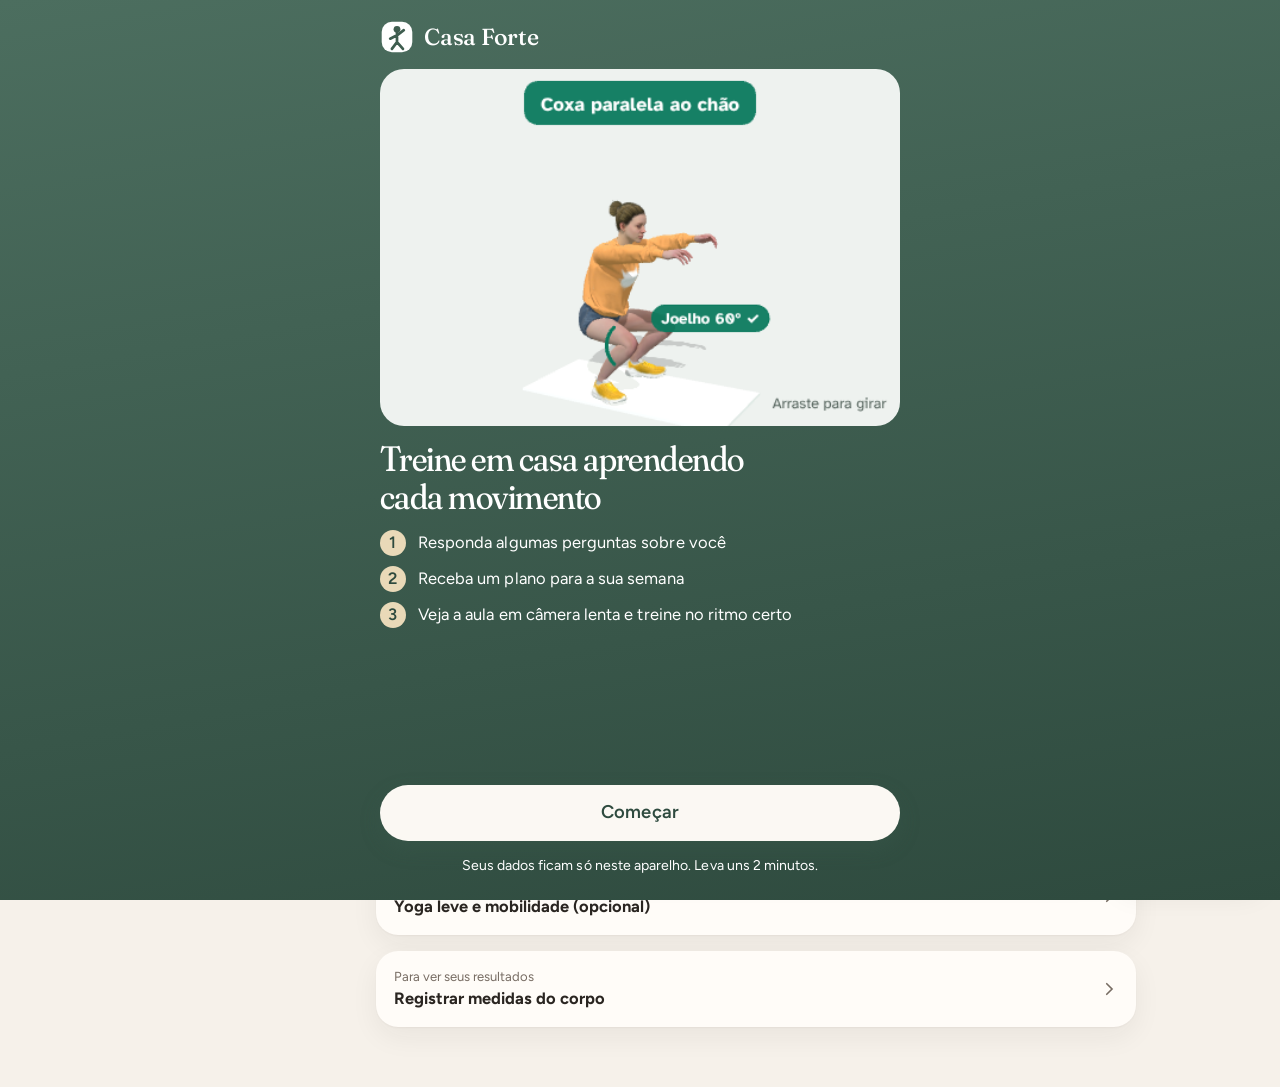
<file: index.html>
<!doctype html>
<html lang="pt-BR">
<head>
<meta charset="utf-8">
<meta name="viewport" content="width=device-width, initial-scale=1, viewport-fit=cover">
<title>Casa Forte</title>
<meta name="description" content="Treinos em casa sem equipamento: força, Muay Thai, yoga, alongamento e dança, com boneco 3D que ensina cada movimento e voz de incentivo.">
<meta name="theme-color" content="#F6F1EA">
<link rel="manifest" href="manifest.webmanifest">
<link rel="apple-touch-icon" href="icons/icon-192.png">
<meta name="apple-mobile-web-app-capable" content="yes">
<meta name="claude:viewport-fit-sides" content="cover">
<link rel="icon" href="data:image/svg+xml,%3Csvg xmlns='http://www.w3.org/2000/svg' viewBox='0 0 40 40'%3E%3Crect x='2' y='2' width='36' height='36' rx='9' fill='%230B7A5E'/%3E%3Ccircle cx='20' cy='11' r='4' fill='white'/%3E%3Cpath d='M20 15v11M20 18l-8 4M20 18l8-6M20 26l-6 8M20 26l7 8' stroke='white' stroke-width='3.2' stroke-linecap='round' fill='none'/%3E%3C/svg%3E">
<link rel="preconnect" href="https://fonts.googleapis.com">
<link rel="preconnect" href="https://fonts.gstatic.com" crossorigin>
<link rel="stylesheet" href="https://fonts.googleapis.com/css2?family=Fraunces:opsz,wght,SOFT@9..144,300..600,0..100&family=Figtree:wght@400;500;600;700&display=swap">
<link rel="stylesheet" href="css/style.css">
</head>
<body>
<div class="app" id="app">
  <nav class="tabbar" aria-label="Menu principal">
    <div class="brand">
      <svg viewBox="0 0 40 40" aria-hidden="true"><rect x="2" y="2" width="36" height="36" rx="9" fill="var(--accent)"/><circle cx="20" cy="11" r="4" fill="var(--accent-ink)"/><path d="M20 15v11M20 18l-8 4M20 18l8-6M20 26l-6 8M20 26l7 8" stroke="var(--accent-ink)" stroke-width="3.2" stroke-linecap="round" fill="none"/></svg>
      <span class="brandname">Casa Forte</span>
    </div>
    <button class="tab" data-tab="hoje"><svg viewBox="0 0 24 24" aria-hidden="true"><path d="M3 11l9-7 9 7v9a1 1 0 0 1-1 1h-5v-6h-6v6H4a1 1 0 0 1-1-1z"/></svg><span>Hoje</span></button>
    <button class="tab" data-tab="plano"><svg viewBox="0 0 24 24" aria-hidden="true"><rect x="3" y="5" width="18" height="16" rx="2"/><path d="M3 10h18M8 3v4M16 3v4"/></svg><span>Plano</span></button>
    <button class="tab" data-tab="mov"><svg viewBox="0 0 24 24" aria-hidden="true"><circle cx="12" cy="4.5" r="2"/><path d="M12 7v7M12 10l-5 3M12 10l5-3M12 14l-4 7M12 14l4 7"/></svg><span>Movimentos</span></button>
    <button class="tab" data-tab="prog"><svg viewBox="0 0 24 24" aria-hidden="true"><path d="M5 20V11M12 20V5M19 20v-6"/></svg><span>Progresso</span></button>
    <button class="tab" data-tab="perfil"><svg viewBox="0 0 24 24" aria-hidden="true"><circle cx="12" cy="8" r="4"/><path d="M4 21c1-4 4-6 8-6s7 2 8 6"/></svg><span>Perfil</span></button>
  </nav>

  <main class="views">
    <!-- HOJE -->
    <section class="view" id="v-hoje" aria-labelledby="hello">
      <header class="vhead">
        <div><span class="muted small" id="todayDate"></span><h1 id="hello">Olá!</h1></div>
        <span class="streak" id="streakPill" hidden></span>
      </header>
      <p class="lead" id="helloLine"></p>
      <div class="wkstrip" id="wkStrip" aria-label="Sua semana"></div>
      <section class="card" id="checkin" aria-labelledby="ckTitle">
        <h2 class="h2s" id="ckTitle">Como você está hoje?</h2>
        <div class="moods" id="moods"></div>
        <button class="linkbtn" id="sickBtn">Estou com febre, dor forte ou doente</button>
      </section>
      <section class="hero" id="todayCard" aria-live="polite"></section>
      <button class="rowlink" id="nextRow"></button>
      <button class="rowlink" id="medeRow" hidden></button>
      <section class="card soft" id="instRow" hidden></section>
      <section class="card cuidado" id="cuidadoNote" hidden></section>
    </section>

    <!-- DETALHE DO TREINO -->
    <section class="view" id="v-treino" aria-labelledby="trName" hidden>
      <button class="back" id="trBack" aria-label="Voltar"><svg viewBox="0 0 24 24" aria-hidden="true"><path d="M15 5l-7 7 7 7"/></svg></button>
      <h1 id="trName"></h1>
      <div class="tagrow" id="trTags"></div>
      <p class="info" id="trRitmo" hidden></p>
      <div><div class="eyebrow">Duração</div><div class="chips" id="durChips"></div></div>
      <div id="trBlocks" class="blocks"></div>
      <section class="card focus" aria-label="Partes do corpo trabalhadas">
        <div id="bodyMap"></div>
        <div><div class="eyebrow">Foco do treino</div><ul id="focusList"></ul></div>
      </section>
      <div class="startbar">
        <button class="iconbtn" id="trVoice" aria-pressed="true" aria-label="Voz de incentivo"><svg viewBox="0 0 24 24" aria-hidden="true"><path d="M4 9v6h4l5 4V5L8 9z"/><path d="M16.5 8.5a5 5 0 0 1 0 7M19 6a8.5 8.5 0 0 1 0 12"/></svg></button>
        <button class="go" id="startBtn"><svg viewBox="0 0 24 24" aria-hidden="true"><path d="M7 4.5v15l13-7.5z" fill="currentColor"/></svg>Começar</button>
      </div>
    </section>

    <!-- PLANO -->
    <section class="view" id="v-plano" aria-labelledby="plTitle" hidden>
      <header class="vhead">
        <div><h1 id="plTitle">Seu plano</h1><span class="muted small" id="plSub"></span></div>
        <button class="btn2" data-mudardias="1">Mudar os dias</button>
      </header>
      <p class="muted small" style="margin:0">Toque em um dia para ver o treino. Dá para fazer qualquer um deles hoje.</p>
      <div class="planlist" id="planList"></div>
      <section class="card" aria-labelledby="agTitle">
        <h2 class="h2s" id="agTitle">Lembrete na sua agenda</h2>
        <p class="small muted" style="margin:0">Escolha o horário. A agenda do celular avisa 10 minutos antes, nos dias do seu plano. Combinar dia e hora com antecedência ajuda a criar o hábito.</p>
        <div class="btnrow"><input type="time" id="agHora" class="field" value="07:00" aria-label="Horário do treino"><button class="btn" id="agGo">Adicionar à agenda</button></div>
      </section>
      <section class="card soft" aria-labelledby="whyTitle"><h2 class="h2s" id="whyTitle">Por que o plano é assim</h2><ul class="why" id="planWhy"></ul></section>
      <section aria-labelledby="aulasTitle"><h2 class="h2s" id="aulasTitle">Todas as aulas</h2><p class="muted small" style="margin:2px 0 8px">Faça qualquer aula quando quiser, mesmo fora do plano. As coreografias de dança ficam aqui.</p><div id="aulasList"></div></section>
    </section>

    <!-- MOVIMENTOS -->
    <section class="view" id="v-mov" aria-labelledby="movTitle" hidden>
      <header class="vhead"><div><h1 id="movTitle">Movimentos</h1><span class="muted small">Cada um tem aula em câmera lenta, com voz e colinhas.</span></div></header>
      <label class="search"><svg viewBox="0 0 24 24" aria-hidden="true"><circle cx="11" cy="11" r="7"/><path d="M20 20l-4-4"/></svg><span class="sr">Buscar movimento</span><input id="movBusca" type="search" placeholder="Buscar movimento" autocomplete="off"></label>
      <div class="chips" id="movCats"></div>
      <div class="movgrid" id="movGrid"></div>
      <section class="card" aria-labelledby="vidTitle">
        <h2 class="h2s" id="vidTitle">Vídeos para aprender</h2>
        <p class="muted small" style="margin:4px 0 0">Buscas prontas no YouTube, em português.</p>
        <div class="vids" id="vids"></div>
      </section>
    </section>

    <!-- PROGRESSO -->
    <section class="view" id="v-prog" aria-labelledby="pgTitle" hidden>
      <header class="vhead"><div><h1 id="pgTitle">Progresso</h1></div></header>
      <div class="tiles" id="progTiles"></div>
      <section aria-labelledby="corpoTitle"><h2 class="h2s" id="corpoTitle">Corpo e saúde</h2><p class="muted small" style="margin:2px 0 8px">O que mostra resultado de verdade: medidas com fita, testes de força e como você dorme e se sente.</p><div class="corpo" id="corpo"></div></section>
      <section class="card" aria-labelledby="chTitle">
        <h2 class="h2s" id="chTitle">Minutos ativos por semana</h2>
        <p class="muted small" style="margin:2px 0 10px">Linha tracejada: 150 minutos, o mínimo que a OMS recomenda por semana.</p>
        <div class="chart" id="chart"></div>
      </section>
      <section class="card soft" aria-labelledby="ctTitle">
        <h2 class="h2s" id="ctTitle">Sua constância</h2>
        <div class="ritmo" id="ctRitmo" style="justify-content:flex-start"></div>
        <p class="small" id="ctText" style="margin:0"></p>
      </section>
      <div class="two">
        <section class="card" aria-labelledby="calTitle"><h2 class="h2s" id="calTitle">Últimas cinco semanas</h2><div class="cal" id="cal"></div></section>
        <section class="card" aria-labelledby="hiTitle"><h2 class="h2s" id="hiTitle">Últimos treinos</h2><ul class="hist" id="hist"></ul></section>
      </div>
    </section>

    <!-- PERFIL -->
    <section class="view" id="v-perfil" aria-labelledby="pfName" hidden>
      <header class="pfhead"><span class="avatar" id="pfAvatar" aria-hidden="true">C</span><div><h1 id="pfName">Você</h1><span class="muted small" id="pfSub"></span></div></header>
      <section class="card" aria-labelledby="objTitle">
        <h2 class="h2s" id="objTitle">Seus objetivos e respostas</h2>
        <div class="chips static" id="objChips"></div>
        <button class="btn outline" id="redoQuiz">Refazer as perguntas</button>
        <span class="muted small">Gera um plano novo. Seu histórico e seu nível continuam.</span>
      </section>
      <section class="card" aria-labelledby="cfgTitle">
        <h2 class="h2s" id="cfgTitle">Treino</h2>
        <div class="setrow"><div><b>Duração de cada treino</b></div><div class="chips" id="pDur"></div></div>
        <div class="setrow"><div><b>Dificuldade</b><div class="muted small">Automática sobe conforme o seu nível.</div></div><div class="chips" id="tierChips"></div></div>
        <div class="setrow"><div><b>Aula antes de movimento novo</b><div class="muted small">O boneco mostra devagar e a voz explica.</div></div><div class="chips" id="explainChips"></div></div>
      </section>
      <section class="card" aria-labelledby="vozTitle">
        <h2 class="h2s" id="vozTitle">Voz</h2>
        <div class="setrow"><div><b>Seu nome ou apelido</b><div class="muted small">A voz usa esse nome para falar com você.</div></div><input id="nameIn" class="field" type="text" maxlength="30" placeholder="Seu nome ou apelido" autocomplete="nickname"></div>
        <div class="setrow"><div><b>Como a voz fala com você</b><div class="muted small">Muda palavras como “pronta” ou “pronto”.</div></div><div class="chips" id="tratChips"></div></div>
        <div class="setrow"><div style="min-width:0;flex:1 1 220px"><b>Voz de incentivo</b><div class="muted small" id="voiceInfo">Fala o exercício, explica os movimentos e anima você.</div></div><button class="switch" id="voiceToggle" role="switch" aria-checked="true" aria-label="Voz de incentivo"><i></i></button></div>
        <div class="setrow"><div><b>Escolha a voz</b><div class="muted small">As marcadas como “natural” soam mais humanas.</div></div><div class="chips"><select id="voiceSel" class="field" aria-label="Voz"></select><button class="btn2" id="voiceTest">Ouvir</button></div></div>
      </section>
      <section class="card" aria-labelledby="dadosTitle">
        <h2 class="h2s" id="dadosTitle">Seus dados</h2>
        <p class="muted small" style="margin:0">Ficam só neste aparelho e neste navegador. Salve uma cópia de vez em quando para não perder se trocar de celular ou limpar o navegador.</p>
        <div class="btnrow"><button class="btn2" id="bkSave">Salvar cópia</button><button class="btn2" id="bkLoad">Restaurar cópia</button><input type="file" id="bkFile" accept="application/json,.json" hidden></div>
        <div id="bkMsg" class="muted small" aria-live="polite"></div>
        <div class="setrow"><div><b>Apagar progresso</b><div class="muted small">Zera nível, histórico e calendário.</div></div><div id="resetBox"><button class="btn2 danger" id="resetBtn">Apagar</button></div></div>
      </section>
      <section class="card soft" aria-labelledby="segTitle">
        <h2 class="h2s" id="segTitle">Treine com segurança</h2>
        <p class="small" style="margin:0">Cansaço e ardência no músculo são esperados. Pare se sentir dor aguda ou na articulação, tontura, dor no peito ou falta de ar fora do normal. Se você tem alguma condição de saúde, lesão ou está grávida, converse com um profissional de saúde antes.</p>
      </section>
    </section>
  </main>
</div>

<!-- PRIMEIRO ACESSO -->
<div class="onb" id="onb" hidden role="dialog" aria-modal="true" aria-label="Primeiro acesso"></div>

<div class="canto" id="canto" aria-live="off">
  <span class="relogio" id="relogio"></span>
  <button class="telacheia" id="telaCheia" type="button" title="Tela cheia" aria-label="Tela cheia" hidden><svg viewBox="0 0 24 24" aria-hidden="true"><path d="M4 9V4h5M20 9V4h-5M4 15v5h5M20 15v5h-5"/></svg></button>
</div>
<div class="overlay" id="player" hidden>
  <div class="pl">
    <div class="plhead">
      <div class="eyebrow" id="plLabel">Aquecimento</div>
      <div class="num muted" id="plTotal"></div>
      <button class="btn2" id="quitBtn">Encerrar</button>
    </div>
    <div class="prog"><i id="plProg"></i></div>
    <div class="stage">
      <canvas id="plCanvas"></canvas><canvas id="plOverlay" class="ov"></canvas>
      <span class="badge" id="plBadge">Exercício</span>
      <span class="hint">Arraste para girar · toque duplo para voltar</span>
    </div>
    <div class="side">
      <div id="quitBox" hidden></div>
      <div class="plinfo">
        <div style="min-width:0">
          <button class="plname linkish" id="plName" title="Ver explicação completa"></button>
          <div class="pltip" id="plTip"></div>
          <div class="pltempo" id="plTempo" hidden></div>
        </div>
        <div class="ring" id="plRing">
          <svg viewBox="0 0 120 120"><circle class="bgc" cx="60" cy="60" r="52" stroke-width="10" fill="none"/><circle class="fgc" id="plArc" cx="60" cy="60" r="52" stroke-width="10" fill="none" stroke-linecap="round" stroke-dasharray="326.7" stroke-dashoffset="0"/></svg>
          <div class="t" id="plTime">0</div>
        </div>
      </div>
      <div id="plHow" class="howbox" hidden></div>
      <div class="tagrow" id="plMus"></div>
      <div class="nextup" id="plNext"></div>
    </div>
    <div class="ctrlbar">
      <div class="ctrls">
        <button class="cb" id="prevBtn" aria-label="Voltar exercício"><svg viewBox="0 0 24 24"><path d="M6 5v14M19 5l-10 7 10 7z" fill="currentColor" stroke="currentColor" stroke-width="2" stroke-linejoin="round"/></svg></button>
        <button class="cb big" id="pauseBtn" aria-label="Pausar"><svg viewBox="0 0 24 24" id="pauseIco"><rect x="6" y="5" width="4" height="14" rx="1" fill="currentColor"/><rect x="14" y="5" width="4" height="14" rx="1" fill="currentColor"/></svg></button>
        <button class="cb" id="nextBtn" aria-label="Pular exercício"><svg viewBox="0 0 24 24"><path d="M18 5v14M5 5l10 7-10 7z" fill="currentColor" stroke="currentColor" stroke-width="2" stroke-linejoin="round"/></svg></button>
      </div>
      <div class="ctrls small">
        <button class="pillbtn" id="howBtn" aria-pressed="false">Explicação completa</button>
        <button class="pillbtn" id="guideBtn" aria-pressed="true">Guias de postura</button>
        <button class="pillbtn" id="plVoice" aria-pressed="true">Voz</button><button class="pillbtn" id="plMusic" aria-pressed="true">Música</button>
        <a class="pillbtn" id="plVideo" href="#" target="_blank" rel="noopener">Vídeo</a>
      </div>
    </div>
  </div>
</div>

<div class="overlay done" id="done" hidden>
  <div class="box">
    <div class="eyebrow">Treino concluído</div>
    <h2 id="dnTitle">Que bom que você veio</h2>
    <p class="muted" id="dnText" style="margin:0"></p>
    <div class="card" style="width:100%">
      <div class="stats">
        <div class="stat"><b id="dnMin">0</b><span>minutos hoje</span></div>
        <div class="stat"><b id="dnSem">0</b><span>treinos na semana</span></div>
        <div class="stat"><b id="dnTot">0</b><span>treinos no total</span></div>
      </div>
      <div class="ritmo" id="dnRitmo" aria-hidden="true"></div>
    </div>
    <div class="esf" id="dnEsf"></div>
    <button class="go" id="dnBack">Voltar para Hoje</button>
  </div>
</div>

<div class="modal" id="regModal" hidden>
  <div class="card mcard" role="dialog" aria-modal="true" aria-labelledby="regTitle" id="regBox"></div>
</div>

<div class="modal" id="preview" hidden>
  <div class="card mcard" role="dialog" aria-modal="true" aria-labelledby="pvName">
    <div style="display:flex;justify-content:space-between;gap:10px;align-items:start">
      <div><div class="eyebrow" id="pvMus"></div><h3 id="pvName" style="font-size:1.8rem"></h3></div>
      <button class="btn2" id="pvClose">Fechar</button>
    </div>
    <div class="pvgrid">
      <div class="pv"><canvas id="pvCanvas"></canvas><canvas id="pvOverlay" class="ov"></canvas><span class="hint">Arraste para girar</span></div>
      <div id="pvHow"></div>
    </div>
    <div class="chips"><button class="btn" id="pvListen">Aula em câmera lenta</button><a class="lnk" id="pvVideo" target="_blank" rel="noopener">Ver vídeo no YouTube</a></div>
  </div>
</div>



<script src="js/vendor/three.min.js"></script>
<script src="js/engine.js"></script>
<script src="js/teach.js"></script>
<script src="js/catalog.js"></script>
<script src="js/lines.js"></script>
<script src="js/vendor/GLTFLoader.js"></script>
<script src="js/vendor/SkeletonUtils.js"></script>
<script src="js/vendor/meshopt_decoder.js"></script>
<script src="js/mocap.js"></script>
<script src="js/real.js"></script>
<script src="js/mannequin.js"></script>
<script src="js/ritmo.js"></script>
<script src="js/aula.js"></script>
<script src="js/coreo.js"></script>
<script src="js/plano.js"></script>
<script src="js/app.js"></script>
</body>
</html>
</file>
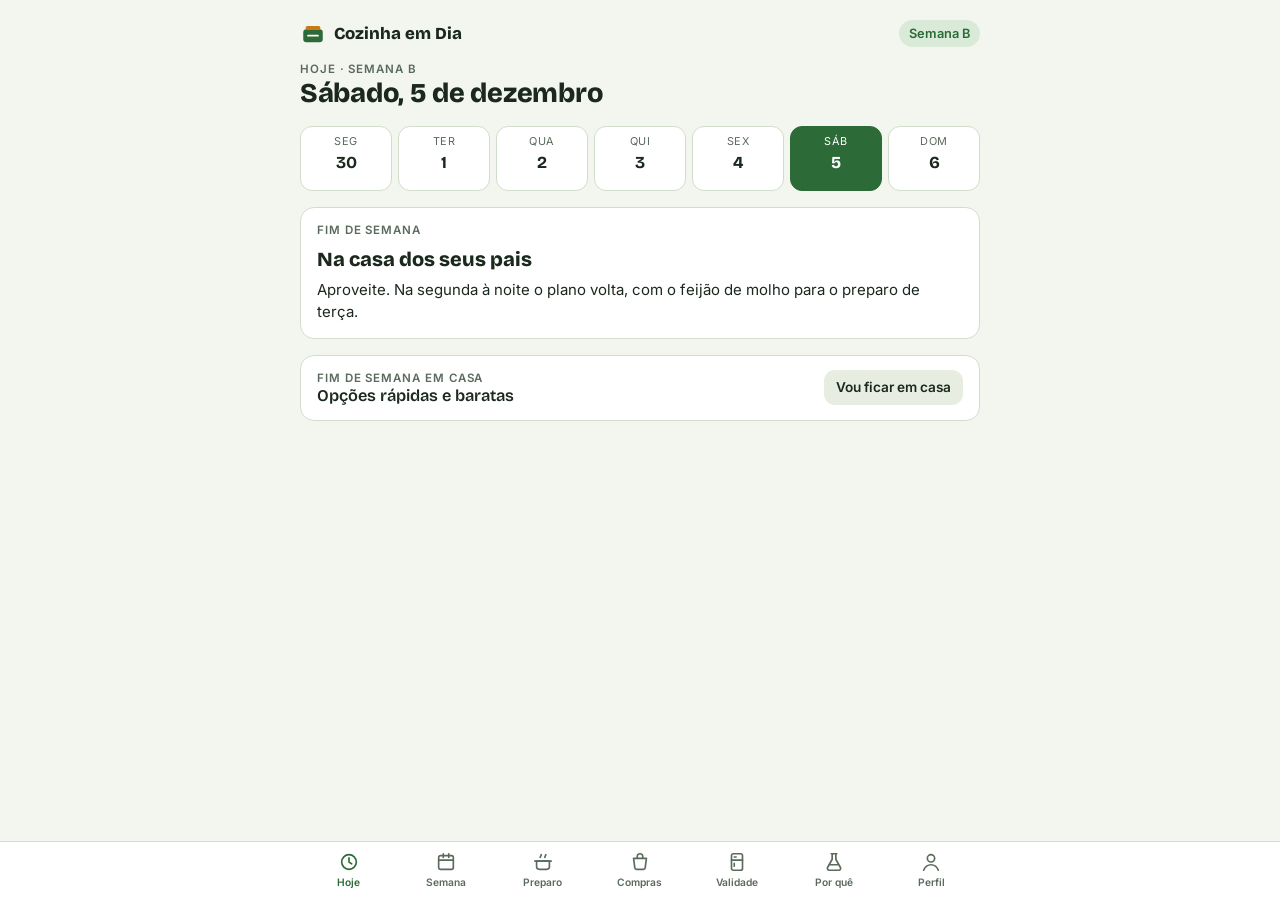
<file: cozinha/index.html>
<!DOCTYPE html>
<html lang="pt-BR">
<head>
<meta charset="utf-8">
<meta name="viewport" content="width=device-width, initial-scale=1, viewport-fit=cover">
<meta name="theme-color" content="#2c6a37">
<style>:root{padding-top:env(safe-area-inset-top,0px);padding-bottom:env(safe-area-inset-bottom,0px)}body{margin:0}img{max-width:100%}[hidden]{display:none!important}</style>
<title>Cozinha em Dia</title>
<meta name="claude:viewport-fit-sides" content="cover">
<link rel="preconnect" href="https://fonts.googleapis.com">
<link rel="preconnect" href="https://fonts.gstatic.com" crossorigin>
<link rel="stylesheet" href="https://fonts.googleapis.com/css2?family=Bricolage+Grotesque:opsz,wght@12..96,600;12..96,800&family=Inter:wght@400;500;600&family=DM+Mono:wght@400;500&display=swap">
<style>
/* Layout: app de cozinha para o celular. Cabeçalho com o dia, coluna única de até 680px, abas fixas embaixo. */
:root{
  --bg:#f3f6ef; --surface:#ffffff; --surface2:#e7eee1; --fg:#1b281d; --muted:#5a6a5c; --line:#d3ddcc;
  --accent:#2c6a37; --accent-fg:#ffffff; --accent-soft:#d9ead8;
  --warm:#c97a12; --warm-soft:#fbe9cc; --info:#2b5c86; --info-soft:#dbe8f4; --ferro:#9a3a2c; --ferro-soft:#f5dfda;
  --f-display:"Bricolage Grotesque", "Segoe UI", system-ui, sans-serif;
  --f-body:"Inter", system-ui, -apple-system, "Segoe UI", sans-serif;
  --f-mono:"DM Mono", ui-monospace, "SFMono-Regular", Menlo, monospace;
  --r:14px;
}
@media (prefers-color-scheme: dark){:root:not([data-theme="light"]){
  --bg:#111913; --surface:#19231b; --surface2:#213025; --fg:#e6eee4; --muted:#9aab9c; --line:#2d3d30;
  --accent:#7cc488; --accent-fg:#0d180f; --accent-soft:#22402a;
  --warm:#f0b456; --warm-soft:#3b2c14; --info:#8cb9e2; --info-soft:#1d3247; --ferro:#e48d7b; --ferro-soft:#40231d;
  color-scheme:dark}}
:root[data-theme="dark"]{
  --bg:#111913; --surface:#19231b; --surface2:#213025; --fg:#e6eee4; --muted:#9aab9c; --line:#2d3d30;
  --accent:#7cc488; --accent-fg:#0d180f; --accent-soft:#22402a;
  --warm:#f0b456; --warm-soft:#3b2c14; --info:#8cb9e2; --info-soft:#1d3247; --ferro:#e48d7b; --ferro-soft:#40231d;
  color-scheme:dark}

*{box-sizing:border-box}
body{background:var(--bg);color:var(--fg);font:15px/1.5 var(--f-body);margin:0;
  padding-left:max(16px, env(safe-area-inset-left, 0px));padding-right:max(16px, env(safe-area-inset-right, 0px));
  padding-block:0 calc(84px + env(safe-area-inset-bottom, 0px))}
body::before{content:"";position:fixed;inset:0 0 auto;height:env(safe-area-inset-top, 0px);z-index:10;background:var(--bg)}
.wrap{max-width:680px;margin:0 auto}
h1,h2,h3{font-family:var(--f-display);text-wrap:balance;line-height:1.15;margin:0}
h1{font-size:1.7rem;font-weight:800;letter-spacing:-.01em}
h2{font-size:1.25rem;font-weight:800}
h3{font-size:1.02rem;font-weight:600}
p{margin:0}
a{color:var(--accent)}
button{font:inherit;color:inherit}
:focus-visible{outline:2px solid var(--accent);outline-offset:2px}
.mono{font-family:var(--f-mono);font-variant-numeric:tabular-nums}
.muted{color:var(--muted)}
.small{font-size:.85rem}
.eyebrow{font-size:.72rem;letter-spacing:.08em;text-transform:uppercase;color:var(--muted);font-weight:600}

/* cabeçalho */
header.top{padding-block:20px 8px;display:flex;flex-direction:column;gap:14px}
.brand{display:flex;align-items:center;justify-content:space-between;gap:12px}
.brand .logo{font-family:var(--f-display);font-weight:800;font-size:1.05rem;display:flex;align-items:center;gap:8px}
.brand .logo svg{width:26px;height:26px}
.weekpill{font-size:.8rem;font-weight:600;padding:4px 10px;border-radius:999px;background:var(--accent-soft);color:var(--accent);white-space:nowrap}

/* abas */
nav.tabs{position:fixed;left:0;right:0;bottom:0;z-index:20;background:var(--surface);border-top:1px solid var(--line);
  padding-bottom:env(safe-area-inset-bottom, 0px);padding-left:env(safe-area-inset-left, 0px);padding-right:env(safe-area-inset-right, 0px)}
nav.tabs .in{max-width:680px;margin:0 auto;display:grid;grid-template-columns:repeat(7,1fr)}
nav.tabs a{display:flex;flex-direction:column;align-items:center;gap:2px;padding:9px 0 10px;text-decoration:none;color:var(--muted);font-size:.64rem;font-weight:600;min-width:0;white-space:nowrap}
/* validade */
.alerta{background:var(--ferro-soft);border-radius:var(--r);padding:12px 14px;display:flex;flex-direction:column;gap:6px}
.alerta h3{color:var(--ferro)}
.alerta a{font-weight:600;font-size:.88rem}
.vrow{display:grid;grid-template-columns:1fr auto;gap:4px 10px;align-items:center;padding:10px 0;border-top:1px solid var(--line)}
.vrow .acts{display:flex;gap:6px}
.vrow .acts button{border:1px solid var(--line);background:var(--surface);border-radius:9px;padding:5px 9px;font-size:.8rem;font-weight:600;cursor:pointer}
.dias{font-family:var(--f-mono);font-size:.8rem;font-weight:500;padding:2px 8px;border-radius:999px;white-space:nowrap}
.dias.vencido,.dias.urgente{background:var(--ferro-soft);color:var(--ferro)}
.dias.logo{background:var(--warm-soft);color:var(--warm)}
.dias.ok{background:var(--accent-soft);color:var(--accent)}
.vform{background:var(--surface);border:1px solid var(--line);border-radius:var(--r);padding:14px 16px;display:flex;flex-direction:column;gap:10px}
.vform .fields{display:grid;grid-template-columns:1fr 1fr;gap:10px}
.vform input[type=text],.vform input[type=date]{font:inherit;padding:8px 10px;border-radius:9px;border:1px solid var(--line);background:var(--bg);color:var(--fg);width:100%;min-width:0}
.vform .full{grid-column:1/-1}
.vform label{display:flex;flex-direction:column;gap:4px;font-size:.82rem;font-weight:600;color:var(--muted);min-width:0}
.swaplist{display:flex;flex-direction:column;gap:6px;margin-top:4px}
.swaplist button{display:flex;flex-direction:column;align-items:flex-start;gap:1px;text-align:left;border:1px solid var(--line);background:var(--surface2);border-radius:10px;padding:8px 10px;cursor:pointer}
.presets{display:flex;flex-wrap:wrap;gap:6px}
.presets button{border:1px solid var(--line);background:var(--surface2);border-radius:999px;padding:4px 10px;font-size:.8rem;cursor:pointer}
nav.tabs a svg{width:22px;height:22px;stroke:currentColor;fill:none;stroke-width:1.8;stroke-linecap:round;stroke-linejoin:round}
nav.tabs a[aria-current="page"]{color:var(--accent)}

section.view{display:flex;flex-direction:column;gap:16px;padding-top:6px}

/* faixa de dias */
.days{display:grid;grid-template-columns:repeat(7,1fr);gap:6px}
.day{border:1px solid var(--line);background:var(--surface);border-radius:12px;padding:6px 0 7px;text-align:center;cursor:pointer;display:flex;flex-direction:column;align-items:center;gap:1px}
.day b{font-family:var(--f-display);font-size:1.05rem}
.day span{font-size:.68rem;color:var(--muted);text-transform:uppercase;letter-spacing:.04em}
.day.today{border-color:var(--accent)}
.day[aria-pressed="true"]{background:var(--accent);border-color:var(--accent);color:var(--accent-fg)}
.day[aria-pressed="true"] span{color:var(--accent-fg)}
.day i{width:5px;height:5px;border-radius:50%;background:transparent;margin-top:2px}
.day i.done{background:var(--warm)}

/* resumo do dia */
.summary{display:grid;grid-template-columns:auto 1fr;gap:16px;align-items:center;background:var(--surface);border:1px solid var(--line);border-radius:var(--r);padding:14px 16px}
.ring{width:74px;height:74px;position:relative}
.ring svg{width:74px;height:74px;transform:rotate(-90deg)}
.ring .num{position:absolute;inset:0;display:flex;flex-direction:column;align-items:center;justify-content:center;font-family:var(--f-display);font-weight:800;font-size:1.15rem;line-height:1}
.ring .num small{font-family:var(--f-body);font-weight:500;font-size:.62rem;color:var(--muted);margin-top:3px}
.stats{display:flex;flex-direction:column;gap:6px;min-width:0}
.bar{height:8px;border-radius:99px;background:var(--surface2);overflow:hidden}
.bar > div{height:100%;background:var(--accent);border-radius:99px}
.chips{display:flex;flex-wrap:wrap;gap:6px}
.chip{font-size:.74rem;font-weight:600;padding:2px 8px;border-radius:999px;background:var(--surface2);color:var(--muted);white-space:nowrap}
.chip.pronto{background:var(--accent-soft);color:var(--accent)}
.chip.esquentar{background:var(--warm-soft);color:var(--warm)}
.chip.cozinhar{background:var(--info-soft);color:var(--info)}
.chip.ferro{background:var(--ferro-soft);color:var(--ferro)}

/* linha do tempo */
.timeline{display:flex;flex-direction:column;gap:10px;position:relative}
.item{display:grid;grid-template-columns:52px 1fr;gap:10px}
.item .hora{font-family:var(--f-mono);font-size:.9rem;color:var(--muted);padding-top:15px;text-align:right}
.card{background:var(--surface);border:1px solid var(--line);border-radius:var(--r);padding:12px 14px;display:grid;grid-template-columns:1fr auto;gap:4px 12px;min-width:0}
.card.noite{background:var(--surface2);border-style:dashed}
.card.prep{border-color:var(--warm);background:var(--warm-soft)}
.card .body{min-width:0;display:flex;flex-direction:column;gap:6px}
.card .meta{display:flex;flex-wrap:wrap;gap:6px;align-items:center}
.card.checked h3{text-decoration:line-through;text-decoration-color:var(--muted)}
.card.checked{opacity:.72}
.check{appearance:none;-webkit-appearance:none;width:30px;height:30px;border-radius:9px;border:2px solid var(--line);background:var(--surface);cursor:pointer;display:grid;place-items:center;margin-top:2px}
.check:checked{background:var(--accent);border-color:var(--accent)}
.check:checked::after{content:"";width:9px;height:15px;border:solid var(--accent-fg);border-width:0 3px 3px 0;transform:translateY(-2px) rotate(45deg)}
details{font-size:.9rem}
details summary{cursor:pointer;color:var(--accent);font-weight:600;font-size:.85rem;list-style:none}
details summary::-webkit-details-marker{display:none}
details summary::before{content:"+ "}
details.subs summary{color:var(--warm)}
details.guarda summary{color:var(--info)}
details.subs{margin-top:2px}
details[open] summary::before{content:"− "}
ol.steps,ul.steps{margin:8px 0 0;padding-left:20px;display:flex;flex-direction:column;gap:4px}
.tasks{list-style:none;margin:4px 0 0;padding:0;display:flex;flex-direction:column;gap:8px}
.tasks label{display:grid;grid-template-columns:22px 1fr;gap:8px;align-items:start;cursor:pointer;font-size:.92rem}
.tasks input{width:20px;height:20px;margin:1px 0 0;accent-color:var(--accent)}
.tasks label.done span{text-decoration:line-through;color:var(--muted)}
.tip{border-left:3px solid var(--warm);padding:8px 12px;background:var(--surface);border-radius:0 10px 10px 0;font-size:.9rem}

/* segmentado */
.seg{display:inline-flex;background:var(--surface2);border-radius:999px;padding:3px;gap:2px}
.seg button{border:0;background:transparent;padding:6px 14px;border-radius:999px;font-weight:600;font-size:.85rem;cursor:pointer;color:var(--muted)}
.seg button[aria-pressed="true"]{background:var(--surface);color:var(--fg);box-shadow:0 1px 2px rgba(0,0,0,.12)}
.row{display:flex;flex-wrap:wrap;gap:10px;align-items:center;justify-content:space-between}

.btn{border:0;border-radius:11px;padding:10px 16px;font-weight:600;cursor:pointer;background:var(--accent);color:var(--accent-fg)}
.btn.ghost{background:var(--surface2);color:var(--fg)}
.btn.small{padding:7px 12px;font-size:.85rem}

/* semana */
.tablewrap{overflow-x:auto;border:1px solid var(--line);border-radius:var(--r);background:var(--surface)}
table{border-collapse:collapse;width:100%;font-size:.86rem}
th,td{text-align:left;vertical-align:top;padding:9px 10px;border-bottom:1px solid var(--line)}
th{font-size:.72rem;letter-spacing:.06em;text-transform:uppercase;color:var(--muted);font-weight:600;background:var(--surface2)}
tr:last-child td{border-bottom:0}
td.dia{font-family:var(--f-display);font-weight:600;white-space:nowrap}
tr.hoje td{background:var(--accent-soft)}
.weekcard{background:var(--surface);border:1px solid var(--line);border-radius:var(--r);padding:14px 16px;display:flex;flex-direction:column;gap:8px}
.marmitas{display:grid;grid-template-columns:repeat(auto-fit,minmax(220px,1fr));gap:10px}
.marmita{border:1px solid var(--line);border-radius:12px;padding:10px 12px;background:var(--surface2);display:flex;flex-direction:column;gap:4px}

/* preparo */
.timer{background:var(--surface);border:1px solid var(--line);border-radius:var(--r);padding:14px 16px;display:flex;flex-direction:column;gap:10px}
.timer .clock{font-family:var(--f-mono);font-size:2rem;font-weight:500;line-height:1}
.steplist{display:flex;flex-direction:column;gap:8px}
.step{display:grid;grid-template-columns:56px 1fr auto;gap:10px;align-items:start;background:var(--surface);border:1px solid var(--line);border-radius:12px;padding:10px 12px}
.step .t{font-family:var(--f-mono);font-size:.95rem;font-weight:500;padding-top:2px}
.step .t small{display:block;font-size:.72rem;color:var(--muted);font-weight:400}
.step .txt{min-width:0;display:flex;flex-direction:column;gap:4px;font-size:.92rem}
.step.now{border-color:var(--warm);box-shadow:0 0 0 2px var(--warm-soft)}
.step.done{opacity:.6}
.step.done .txt span{text-decoration:line-through}
.lane{font-size:.7rem;font-weight:600;text-transform:uppercase;letter-spacing:.06em;color:var(--muted)}
.lane.Pressão{color:var(--ferro)} .lane.Forno{color:var(--warm)} .lane.Fogão{color:var(--info)}
.step input{width:24px;height:24px;accent-color:var(--accent);margin:0}
.rende{display:grid;grid-template-columns:repeat(auto-fit,minmax(150px,1fr));gap:8px}
.rende div{background:var(--surface2);border-radius:10px;padding:8px 10px;font-size:.85rem}
.rende b{display:block;font-family:var(--f-display);font-size:1.15rem}

/* compras */
.shop{background:var(--surface);border:1px solid var(--line);border-radius:var(--r);padding:6px 14px 10px}
.shop h3{padding:10px 0 6px;font-size:.95rem}
.shop label{display:grid;grid-template-columns:24px minmax(0,1fr) auto;gap:10px;align-items:center;padding:8px 0;border-top:1px solid var(--line);cursor:pointer}
.shop input{width:20px;height:20px;accent-color:var(--accent);margin:0}
.shop label.done span{text-decoration:line-through;color:var(--muted)}
.shop .q{font-family:var(--f-mono);font-size:.85rem;color:var(--muted);text-align:right;white-space:nowrap}
.shop input.price{width:64px;font:inherit;font-family:var(--f-mono);font-size:.85rem;padding:3px 6px;border:1px solid var(--line);border-radius:7px;background:var(--bg);color:var(--fg);text-align:right}
.shop .note{font-size:.75rem;color:var(--muted);display:block}

/* ciência */
.sci{background:var(--surface);border:1px solid var(--line);border-radius:var(--r);padding:14px 16px;display:flex;flex-direction:column;gap:8px}
.sci .rule{font-weight:600}
.sci .src{font-size:.78rem;color:var(--muted)}
.two{display:grid;grid-template-columns:1fr 1fr;gap:10px}
.two ul{margin:4px 0 0;padding-left:18px;font-size:.88rem}
@media (max-width:440px){.two{grid-template-columns:1fr}}

/* perfil */
.form{background:var(--surface);border:1px solid var(--line);border-radius:var(--r);padding:14px 16px;display:flex;flex-direction:column;gap:12px}
.form label{display:flex;justify-content:space-between;align-items:center;gap:12px;font-size:.92rem}
.form input[type=number],.form input[type=time]{font:inherit;font-family:var(--f-mono);padding:6px 8px;border-radius:9px;border:1px solid var(--line);background:var(--bg);color:var(--fg);width:120px}
.toast{position:fixed;left:50%;bottom:calc(90px + env(safe-area-inset-bottom, 0px));transform:translateX(-50%);background:var(--fg);color:var(--bg);padding:8px 14px;border-radius:10px;font-size:.88rem;z-index:30}
@media (prefers-reduced-motion:no-preference){.card,.step,.day{transition:background .2s, opacity .2s, border-color .2s}}
</style>

</head>
<body>
<div class="wrap">
  <header class="top">
    <div class="brand">
      <div class="logo">
        <svg viewBox="0 0 32 32" aria-hidden="true"><rect x="4" y="10" width="24" height="16" rx="4" fill="var(--accent)"/><rect x="7" y="6" width="18" height="5" rx="2" fill="var(--warm)"/><path d="M10 18h12" stroke="var(--accent-fg)" stroke-width="2.4" stroke-linecap="round"/></svg>
        Cozinha em Dia
      </div>
      <span class="weekpill" id="weekpill">Semana A</span>
    </div>
  </header>
  <main id="main"></main>
</div>

<nav class="tabs" aria-label="Seções">
  <div class="in">
    <a href="#hoje" data-v="hoje"><svg viewBox="0 0 24 24"><circle cx="12" cy="12" r="8"/><path d="M12 7.5V12l3 2"/></svg>Hoje</a>
    <a href="#semana" data-v="semana"><svg viewBox="0 0 24 24"><rect x="4" y="5" width="16" height="15" rx="2"/><path d="M4 10h16M9 3v4M15 3v4"/></svg>Semana</a>
    <a href="#preparo" data-v="preparo"><svg viewBox="0 0 24 24"><path d="M5 11h14v6a3 3 0 0 1-3 3H8a3 3 0 0 1-3-3z"/><path d="M3 11h18M9 7c0-1.5 1-1.5 1-3M14 7c0-1.5 1-1.5 1-3"/></svg>Preparo</a>
    <a href="#compras" data-v="compras"><svg viewBox="0 0 24 24"><path d="M5 8h14l-1.3 10.2a2 2 0 0 1-2 1.8H8.3a2 2 0 0 1-2-1.8z"/><path d="M9 8V6a3 3 0 0 1 6 0v2"/></svg>Compras</a>
    <a href="#validade" data-v="validade"><svg viewBox="0 0 24 24"><rect x="6" y="3" width="12" height="18" rx="2"/><path d="M6 10h12M9 6.5h2M9 13.5v3"/></svg>Validade</a>
    <a href="#ciencia" data-v="ciencia"><svg viewBox="0 0 24 24"><path d="M9 3h6M10 3v6l-5 9a2 2 0 0 0 1.8 3h10.4a2 2 0 0 0 1.8-3l-5-9V3"/><path d="M7.5 15h9"/></svg>Por quê</a>
    <a href="#perfil" data-v="perfil"><svg viewBox="0 0 24 24"><circle cx="12" cy="8" r="4"/><path d="M4 21c1.5-4 4.5-6 8-6s6.5 2 8 6"/></svg>Perfil</a>
  </div>
</nav>

<script>
(function(){
/* ---------- armazenamento seguro ---------- */
const PFX='ced2:';
function load(k,def){try{const v=localStorage.getItem(PFX+k);return v==null?def:JSON.parse(v)}catch(e){return def}}
function save(k,v){try{localStorage.setItem(PFX+k,JSON.stringify(v))}catch(e){}}

/* ---------- datas ---------- */
const DIAS=['Domingo','Segunda','Terça','Quarta','Quinta','Sexta','Sábado'];
const DIAS_C=['Dom','Seg','Ter','Qua','Qui','Sex','Sáb'];
const MESES=['janeiro','fevereiro','março','abril','maio','junho','julho','agosto','setembro','outubro','novembro','dezembro'];
function iso(d){return d.getFullYear()+'-'+String(d.getMonth()+1).padStart(2,'0')+'-'+String(d.getDate()).padStart(2,'0')}
function addDays(d,n){const x=new Date(d);x.setDate(x.getDate()+n);return x}
function startOfDay(d){const x=new Date(d);x.setHours(0,0,0,0);return x}
function mondayOf(d){const x=startOfDay(d);return addDays(x,-((x.getDay()+6)%7))}
const REF_MONDAY=new Date(2026,10,23); // segunda 23/11/2026 = Semana A
const LETRAS=['A','B','C','D'];
function weekOf(d){
  const o=load('semana','auto'); if(LETRAS.includes(o)) return o;
  const n=Math.round((mondayOf(d)-REF_MONDAY)/(7*864e5));
  return LETRAS[((n%4)+4)%4];
}
function fmtDate(d){return d.getDate()+' de '+MESES[d.getMonth()]}
function cap(s){return s.charAt(0).toUpperCase()+s.slice(1)}

/* ---------- receitas ---------- */
const MICRO=[
 'Tampa entreaberta ou tampa própria de micro-ondas.',
 'Arroz parecendo seco? Pingue 1 colher de água por cima.',
 '2 min na potência alta, mexa e volte por mais 1 a 2 min.',
 'Deixe descansar 1 min: o calor se espalha por igual.',
 'O meio deve sair fumegando (cerca de 74 °C).',
 'Vinagrete ou salada em pote separado, frio.',
 'Beba junto 1 copo de suco de maracujá: a vitamina C ajuda a absorver o ferro do feijão e da carne.'
];
const C={
 vitamina:{refeicao:'Café da manhã',nome:'Vitamina de banana com aveia',desc:'300 ml de leite, 1 banana, 2 col. de aveia e 1 fio de mel. Desce fácil quando não há fome cedo.',tempo:3,tipo:'rapido',prot:14,passos:['Bata tudo com o mixer ou no liquidificador por 30 s.','Se tiver whey, 1 dosador a mais soma cerca de 20 g de proteína.']},
 panqBanana:{refeicao:'Café da manhã',nome:'Panquecas de banana com mel e 1 copo de leite',desc:'2 panquecas feitas na terça, aquecidas, com um fio de mel.',tempo:2,tipo:'esquentar',prot:15,passos:['30 s no micro-ondas.','Mel por cima e 1 copo de leite (ou whey no leite, se tiver).']},
 paoOvo:{refeicao:'Café da manhã',nome:'Pão com ovo e queijo, e 1 copo de leite',desc:'Na sanduicheira: pão, 1 ovo mexido e 1 fatia de queijo.',tempo:6,tipo:'rapido',prot:20,passos:['Mexa 1 ovo na frigideira, 2 min.','Pão com o ovo e o queijo na sanduicheira, 3 min.']},
 kitPao:{refeicao:'Lanche da manhã',nome:'Fruta e pão com queijo',desc:'Kit montado ontem à noite. Coma por volta das 8h30, com alarme no celular.',tempo:1,tipo:'pronto',prot:9},
 kitOvo:{refeicao:'Lanche da manhã',nome:'Fruta e ovo cozido',desc:'Kit montado ontem à noite: 1 fruta da estação (caju, manga, goiaba ou laranja) e 1 ovo cozido na terça.',tempo:1,tipo:'pronto',prot:7},
 kitPanq:{refeicao:'Lanche da manhã',nome:'Fruta e 1 panqueca de banana',desc:'Kit montado ontem à noite.',tempo:1,tipo:'pronto',prot:5}
};

const FRUTA={A:{2:'tangerina',3:'maçã',4:'pera',5:'abacaxi em cubos'},B:{2:'laranja',3:'maçã',4:'tangerina',5:'uvas'},C:{2:'pera',3:'laranja',4:'maçã',5:'abacaxi em cubos'},D:{2:'maçã',3:'tangerina',4:'pera',5:'uvas'}};
const SORVETE={A:'abacaxi',B:'uva',C:'abacaxi',D:'uva'};
const BOLINHOS={
 banana:{nome:'Bolinhos de banana com aveia',ing:'2 bananas maduras, 2 ovos, 1 xícara de aveia, 1 col. de mel, canela e 1 col. (chá) de fermento.',passos:['Amasse as bananas e misture tudo com um garfo (ou bata no mixer).','Encha 6 forminhas de silicone até ¾.','Airfryer a 160 °C por 15 min. Palito sai limpo = pronto.','Esfrie na grade. Geladeira 4 dias ou freezer 1 mês.'],prot:4},
 cenoura:{nome:'Bolinhos de cenoura com aveia',ing:'1 cenoura, 2 ovos, 3 col. de óleo, 1 xícara de aveia, 2 col. de mel e 1 col. (chá) de fermento.',passos:['Bata a cenoura, os ovos, o óleo e o mel no liquidificador.','Misture a aveia e o fermento com uma colher.','6 forminhas de silicone, airfryer a 160 °C por 15 a 18 min.','Geladeira 4 dias ou freezer 1 mês.'],prot:4},
 salgado:{nome:'Bolinhos salgados de ovo e queijo',ing:'3 ovos, 3 col. de aveia, queijo picado, tomate, cheiro-verde, sal (e frango desfiado, se sobrar).',passos:['Bata os ovos com a aveia e o sal.','Junte o queijo, o tomate e o cheiro-verde.','6 forminhas, airfryer a 180 °C por 12 min.','Geladeira 3 dias. Bom no lanche da manhã no lugar do ovo cozido.'],prot:6}
};
const BOLINHO_SEMANA={A:'banana',B:'cenoura',C:'banana',D:'cenoura'};
/* substituições: [ingrediente, palavras que aparecem nas receitas, trocas] */
const SUBS=[
 ['Patinho',['patinho'],'acém, alcatra, lombo bovino ou músculo (o músculo pede 10 min a mais de panela)'],
 ['Acém',['acém'],'patinho, alcatra ou músculo'],
 ['Peito de frango',['peito de frango','frango'],'sobrecoxa sem pele (mais suculenta e mais barata) ou filé de frango'],
 ['Creme de leite',['creme de leite'],'3 col. de requeijão, ou 1 iogurte natural (com o fogo desligado), ou 1 copo de leite engrossado com 1 col. de amido de milho'],
 ['Extrato de tomate',['extrato'],'2 tomates maduros batidos no mixer, ou molho de tomate pronto'],
 ['Feijão carioca',['feijão'],'feijão preto, feijão-de-corda ou grão-de-bico'],
 ['Grão-de-bico',['grão-de-bico'],'feijão branco, feijão-de-corda ou lentilha (a lentilha não precisa de molho)'],
 ['Farinha de mandioca',['farinha de mandioca'],'flocão de milho ou farofa pronta'],
 ['Aveia',['aveia'],'flocão de milho (nas panquecas e bolinhos) ou farinha de trigo integral'],
 ['Farinha de trigo',['farinha de trigo'],'metade aveia batida e metade goma de tapioca'],
 ['Banana',['banana'],'mamão ou maçã ralada (nas panquecas e bolinhos); abacaxi ou mamão (na vitamina)'],
 ['Mel',['mel'],'açúcar mascavo ou 2 tâmaras picadas'],
 ['Leite',['leite'],'iogurte natural com um pouco de água, ou leite em pó'],
 ['Iogurte natural',['iogurte'],'leite bem gelado (o sorvete fica mais leve) ou 2 col. de requeijão'],
 ['Queijo mussarela',['queijo'],'queijo coalho, queijo minas ou requeijão'],
 ['Requeijão',['requeijão'],'queijo cremoso, queijo minas amassado ou manteiga'],
 ['Couve',['couve'],'repolho fatiado fino ou espinafre'],
 ['Cenoura',['cenoura'],'abóbora ou chuchu'],
 ['Batata',['batata'],'macaxeira (congela melhor), batata-doce ou inhame'],
 ['Macarrão',['macarrão'],'arroz, cuscuz ou batata-doce'],
 ['Arroz',['arroz'],'cuscuz, macarrão ou macaxeira'],
 ['Granola',['granola'],'aveia tostada com mel na frigideira, ou amendoim picado'],
 ['Suco de maracujá',['maracujá'],'acerola, laranja, caju ou goiaba (todos têm vitamina C, que ajuda o ferro)'],
 ['Limão',['limão'],'vinagre de maçã ou suco de laranja'],
 ['Abacaxi ou uva (sorvete)',['abacaxi','uva'],'manga, morango, banana ou mamão congelados'],
 ['Cheiro-verde',['cheiro-verde'],'coentro, cebolinha ou orégano seco'],
 ['Sobrecoxa',['sobrecoxa'],'coxa de frango ou peito de frango (o peito fica pronto 5 min antes)'],
 ['Batata-doce',['batata-doce','batatas-doces'],'macaxeira, abóbora ou batata'],
 ['Pimentão',['pimentão'],'abobrinha ou mais cenoura'],
 ['Amido de milho',['amido de milho'],'1 col. de farinha de trigo dissolvida em água fria']
];
/* como guardar: [palavras, onde e como, dias] */
const GUARDA=[
 [/escondidinho|purê/,'Refratário coberto na geladeira. Não congele a batata: ela fica arenosa.',3],
 [/marmita|estrogonofe|tropeiro|picadinho|iscas|carne de panela|frango xadrez|panquecas de frango|arroz de forno|sobrecoxa/,'Pote fechado na geladeira, na prateleira do meio (não na porta). Sobrou? Pote raso, geladeira em até 2 h.',3],
 [/sopa|grão-de-bico|feijão/,'Pote fechado na geladeira, ou freezer por até 3 meses em potinhos.',4],
 [/panquecas de banana/,'Pote fechado na geladeira, ou freezer por 1 mês com papel-manteiga entre elas.',3],
 [/bolinho/,'Pote fechado na geladeira, ou freezer por 1 mês. Esquente 20 s.',4],
 [/sorvete/,'A fruta congelada dura 1 mês no freezer, em saquinho sem ar. Batido, coma na hora.',0],
 [/salada de frutas/,'Pote fechado na geladeira com suco de laranja por cima, para não escurecer.',1],
 [/vitamina|suco/,'Melhor tomar na hora. Se sobrar, garrafa fechada na geladeira e tome em até 12 h.',-1],
 [/ovo cozido|ovos cozidos/,'Com casca, em pote na geladeira. Descascado, coma no mesmo dia.',7],
 [/ovo|omelete|ovos mexidos/,'Ovo pronto é melhor comer na hora. Sobrou? Geladeira, pote fechado.',1],
 [/vinagrete/,'Pote de vidro fechado na geladeira, sem o sal se quiser durar mais.',3],
 [/cuscuz/,'Coberto na geladeira. Esquente com 1 col. de água por cima.',2],
 [/macarrão/,'Pote fechado na geladeira; com molho, aguenta o freezer por 1 mês.',3],
 [/pão|torrada/,'Pão em saco fechado fora da geladeira; o que não for comer em 2 dias vai para o freezer.',2],
 [/fruta|maçã|pera|tangerina|laranja|uva|abacaxi/,'Inteiras: fruteira (maçã e pera duram mais na geladeira). Cortadas: pote fechado na geladeira.',2],
 [/iogurte|leite/,'Geladeira, sempre fechado. Aberto, use em até 3 dias.',3]
];
function guardaDe(txt){const t=(txt||'').toLowerCase();return GUARDA.find(g=>g[0].test(t))}
function guardaHtml(txt,dataBase){const g=guardaDe(txt);if(!g)return '';const ate=g[2]>0&&dataBase?' Coma até '+fmtCurtaD(addDays(dataBase,g[2]))+'.':(g[2]<=0?'':(g[2]>0?' Dura até '+g[2]+' dia'+(g[2]>1?'s':'')+'.':''));return '<details class="guarda"><summary>Como guardar</summary><p class="small">'+g[1]+ate+'</p></details>'}
function fmtCurtaD(d){return String(d.getDate()).padStart(2,'0')+'/'+String(d.getMonth()+1).padStart(2,'0')}
function subsDe(txt){const t=' '+(txt||'').toLowerCase()+' ';return SUBS.filter(x=>x[1].some(k=>new RegExp('[^a-zà-ü]'+k.replace(/-/g,'\\-')+'s?[^a-zà-ü]').test(t)))}
function subsHtml(txt){const L=subsDe(txt);if(!L.length)return '';return '<details class="subs"><summary>Substituições</summary><ul class="steps">'+L.map(x=>'<li><b>'+x[0]+':</b> '+x[2]+'</li>').join('')+'</ul></details>'}
const TROCAS={
 cafe:['cuscuz com leite','pão com requeijão e ovos mexidos','torradas com ovo e queijo'],
 lanche1:['outra fruta (laranja, tangerina, uva, maçã, pera, abacaxi)','salada de frutas num potinho','bolinho de airfryer','cenoura crua em palitos','torradas com requeijão'],
 lanche2:['salada de frutas com iogurte e granola','sorvete natural de uva ou abacaxi com granola','bolinhos de airfryer com suco','pão com requeijão e suco','cenoura crua em palitos e ovo cozido'],
 jantar:['ovos mexidos com pão e queijo','cuscuz com leite ou com ovo','torradas com ovo e vinagrete']
};
const ALT={
 cafe:[
  {nome:'Cuscuz com leite',desc:'5 col. de flocão na cuscuzeira, leite morno por cima.',tempo:12,tipo:'cozinhar',prot:10},
  {nome:'Pão com requeijão e ovos mexidos',desc:'2 ovos mexidos e pão com requeijão.',tempo:8,tipo:'rapido',prot:16},
  {nome:'Torradas com ovo e queijo',desc:'Pão tostado na sanduicheira com ovo e queijo.',tempo:8,tipo:'rapido',prot:18},
  {nome:'Bolinhos de airfryer e 1 copo de leite',desc:'2 bolinhos da segunda.',tempo:1,tipo:'pronto',prot:14}
 ],
 lanche1:[
  {nome:'Fruta e ovo cozido',desc:'Do kit da noite anterior.',tempo:1,tipo:'pronto',prot:7},
  {nome:'Fruta e 1 bolinho de airfryer',desc:'Do kit da noite anterior.',tempo:1,tipo:'pronto',prot:4},
  {nome:'Salada de frutas num potinho',desc:'Montada na noite anterior, com suco de laranja por cima.',tempo:1,tipo:'pronto',prot:2},
  {nome:'Iogurte com granola',desc:'1 iogurte natural e 2 col. de granola em pote separado.',tempo:1,tipo:'pronto',prot:8},
  {nome:'Cenoura crua e torradas com requeijão',desc:'Palitos de cenoura e 2 torradas.',tempo:1,tipo:'pronto',prot:5}
 ],
 lanche2:[
  {nome:'Vitamina de banana com aveia',desc:'300 ml de leite, 1 banana, 2 col. de aveia.',tempo:3,tipo:'rapido',prot:14},
  {nome:'Sorvete natural com iogurte e granola',desc:'Fruta congelada batida com iogurte.',tempo:4,tipo:'rapido',prot:9},
  {nome:'Salada de frutas com iogurte e granola',desc:'Frutas picadas, 1 iogurte e granola.',tempo:8,tipo:'rapido',prot:8},
  {nome:'Pão com ovo e suco de maracujá',desc:'1 pão, 1 ovo mexido e 1 copo de suco.',tempo:6,tipo:'rapido',prot:12},
  {nome:'Pão com requeijão e suco',desc:'Na sanduicheira.',tempo:4,tipo:'rapido',prot:6},
  {nome:'Bolinhos de airfryer com suco',desc:'2 bolinhos e 1 copo de suco de maracujá.',tempo:1,tipo:'pronto',prot:8},
  {nome:'Cenoura crua e ovo cozido',desc:'Palitos de cenoura e 1 ovo.',tempo:2,tipo:'pronto',prot:7}
 ],
 jantar:[
  {nome:'Ovos mexidos com pão, queijo e suco',desc:'O clássico, em 8 min.',tempo:8,tipo:'rapido',prot:20},
  {nome:'Cuscuz com leite',desc:'Leve e rápido.',tempo:12,tipo:'rapido',prot:10},
  {nome:'Torradas com ovo e vinagrete',desc:'2 torradas, 2 ovos e vinagrete.',tempo:8,tipo:'rapido',prot:16},
  {nome:'Salada de frutas com iogurte e granola',desc:'Para um dia sem fome.',tempo:8,tipo:'rapido',prot:8}
 ],
 almoco:[
  {nome:'Arroz, feijão do freezer, ovo e vinagrete',desc:'Plano B barato: feijão do potinho, 2 ovos e arroz.',tempo:15,tipo:'cozinhar',prot:18,ferro:true},
  {nome:'Comer fora',desc:'Prato feito: arroz, feijão, carne ou frango grelhado e salada, com suco de fruta.',tempo:0,tipo:'pronto',prot:30,ferro:true}
 ]
};
/* ---------- semanas ---------- */
const SEMANAS={
 A:{
  resumo:'Estrogonofe de frango, feijão tropeiro e macarrão temperado com picadinho de patinho.',
  marmitas:[
   {dia:3,nome:'Estrogonofe de frango',acomp:'arroz e feijão',prot:30,onde:'geladeira'},
   {dia:4,nome:'Feijão tropeiro com cubinhos de patinho',acomp:'arroz e vinagrete',prot:30,onde:'geladeira',ferro:true},
   {dia:5,nome:'Macarrão temperado com picadinho de patinho',acomp:'vinagrete',prot:26,onde:'freezer',ferro:true}
  ],
  jantar:{
   1:{nome:'Omelete de queijo e tomate com pão',desc:'Feito na hora, com suco de maracujá.',tempo:15,tipo:'cozinhar',prot:22,passos:['Bata 2 ovos com sal, tomate picado e cheiro-verde.','Frigideira untada, 3 min, junte o queijo e dobre.','Pão e 1 copo de suco.']},
   2:{nome:'Estrogonofe de frango com arroz',desc:'Feito hoje no preparo. É só servir.',tempo:0,tipo:'pronto',prot:28},
   3:{nome:'Escondidinho de batata com picadinho de patinho',desc:'Picadinho e purê já prontos (potes de terça). Monta e gratina.',tempo:12,tipo:'esquentar',prot:24,ferro:true,passos:['Num refratário: o picadinho embaixo, o purê por cima e 1 fatia de queijo.','Airfryer a 200 °C por 10 min (ou micro-ondas 3 min).','Vinagrete e suco de maracujá ao lado.']},
   4:{nome:'Cuscuz temperado com ovo e couve',desc:'Jantar leve: amanhã você acorda às 3h50.',tempo:15,tipo:'cozinhar',prot:16,ferro:true,passos:['Hidrate 5 col. de flocão com água, sal, cebola e cheiro-verde por 5 min.','Cuscuzeira por 7 min.','Enquanto isso, 1 ovo mexido com couve fatiada.']}
  },
  noiteSeg:['Deixe 250 g de feijão carioca de molho na geladeira. Reduz os fitatos, que atrapalham o ferro, e encurta o cozimento.'],
  prep:{dura:95,
   rende:[['3','marmitas (qua, qui, sex)'],['2','jantares prontos (ter e qua)'],['6','panquecas de banana'],['3','ovos cozidos'],['2','potinhos de feijão extra'],['1','saquinho de sorvete natural']],
   passos:[
    {t:0,d:30,onde:'Pressão',txt:'Feijão de molho na pressão, água 3 dedos acima e 1 folha de louro. Depois que pegar pressão, 20 min em fogo baixo.'},
    {t:0,d:10,onde:'Bancada',txt:'Corte 300 g de peito de frango em cubos e tempere com alho, sal e limão. Pique 2 cebolas e 2 tomates.'},
    {t:10,d:25,onde:'Fogão',txt:'Estrogonofe: doure o frango 10 min, junte cebola, 2 col. de extrato de tomate e ½ copo de água, 10 min. Desligue e misture ½ caixa de creme de leite.'},
    {t:10,d:20,onde:'Fogão',txt:'Arroz: 1 xícara crua (4 porções), 18 min tampado.'},
    {t:15,d:20,onde:'Fogão',txt:'Picadinho: corte 350 g de patinho em cubinhos de 1 cm. Doure em frigideira bem quente, em 2 levas. Junte cebola, alho, colorau, 1 cenoura em cubinhos, 2 col. de extrato e ½ copo de água, 15 min. Divida em 3 partes.'},
    {t:15,d:12,onde:'Fogão',txt:'3 ovos em água fervente por 10 min, depois água fria. Guarde com casca.'},
    {t:30,d:12,onde:'Fogão',txt:'Macarrão: 100 g, 2 min a menos que o pacote manda. Misture com ⅓ do picadinho e o molho dele. É a marmita de sexta.'},
    {t:35,d:10,onde:'Pressão',txt:'Tire a pressão. Refogue alho e cebola e junte ao feijão, 10 min.'},
    {t:45,d:10,onde:'Fogão',txt:'Tropeiro: na frigideira, ⅓ do picadinho, 1 concha de feijão escorrido, 1 ovo mexido, couve fatiada e 4 col. de farinha de mandioca.'},
    {t:50,d:15,onde:'Bancada',txt:'Panquecas de banana: mixer com 2 bananas, 2 ovos e 6 col. de aveia. Frigideira untada, 2 min de cada lado. Rende 6.'},
    {t:55,d:20,onde:'Fogão',txt:'Purê para o escondidinho de quarta: 2 batatas em cubos, 15 min em água com sal. Amasse com 1 col. de manteiga e um pouco de leite. Pote na geladeira.'},
    {t:65,d:5,onde:'Bancada',txt:'Vinagrete: tomate, cebola e cheiro-verde picados, limão, sal e fio de azeite. Pote tampado, dura 3 dias.'},
    {t:68,d:5,onde:'Bancada',txt:'Sorvete natural: corte o abacaxi. Separe os cubos de sexta e congele o resto em saquinho, para o lanche de quinta.'},
    {t:70,d:15,onde:'Bancada',txt:'Espalhe tudo em travessas rasas para esfriar rápido. Separe o seu jantar de hoje.'},
    {t:85,d:10,onde:'Bancada',txt:'Monte e etiquete: quarta (estrogonofe, arroz, feijão) e quinta (tropeiro, arroz) na geladeira; sexta (macarrão) no freezer. O ⅓ de picadinho restante e o purê vão em potes para o escondidinho de quarta. Feijão extra: 2 potinhos no freezer.'}
   ]}
 },
 B:{
  resumo:'Iscas de carne ao molho, panquecas de frango e grão-de-bico refogado.',
  marmitas:[
   {dia:3,nome:'Iscas de carne ao molho',acomp:'arroz e feijão',prot:30,onde:'geladeira',ferro:true},
   {dia:4,nome:'Panquecas de frango ao molho de tomate',acomp:'arroz',prot:28,onde:'geladeira'},
   {dia:5,nome:'Iscas de carne com grão-de-bico refogado',acomp:'arroz',prot:30,onde:'freezer',ferro:true}
  ],
  jantar:{
   1:{nome:'Macarrão temperado com ovo e vinagrete',desc:'Feito na hora, com suco de maracujá.',tempo:20,tipo:'cozinhar',prot:18,passos:['80 g de macarrão.','Refogue alho, cebola, tomate e cheiro-verde; junte 2 ovos mexidos.','Misture o macarrão e sirva com vinagrete.']},
   2:{nome:'Panquecas de frango ao molho',desc:'Feitas hoje no preparo. É só servir.',tempo:0,tipo:'pronto',prot:26},
   3:{nome:'Salada morna de grão-de-bico, frango e batata cozida',desc:'Grão-de-bico, frango desfiado e batata do pote de terça, com vinagrete e cenoura crua ralada.',tempo:5,tipo:'esquentar',prot:22,ferro:true,passos:['Aqueça o grão-de-bico, o frango e a batata por 1 min.','Misture o vinagrete e a cenoura ralada.']},
   4:{nome:'Ovos mexidos com queijo, pão e suco',desc:'Jantar leve: amanhã você acorda às 3h50.',tempo:8,tipo:'rapido',prot:20,passos:['2 ovos mexidos com queijo em fogo baixo.','Pão e 1 copo de suco.']}
  },
  noiteSeg:['Deixe 150 g de grão-de-bico de molho na geladeira (8 a 12 h).','Passe 1 potinho de feijão do freezer para a geladeira, para a marmita de quarta.'],
  prep:{dura:105,
   rende:[['3','marmitas (qua, qui, sex)'],['2','jantares prontos (ter e qua)'],['6','panquecas de banana'],['3','ovos cozidos'],['1','pote de grão-de-bico'],['1','saquinho de sorvete natural']],
   passos:[
    {t:0,d:25,onde:'Pressão',txt:'300 g de peito de frango com água, sal, alho e louro. Depois que pegar pressão, 15 min.'},
    {t:0,d:10,onde:'Bancada',txt:'Corte 300 g de acém ou patinho em iscas finas e tempere com alho, sal e colorau. Pique 2 cebolas e 3 tomates.'},
    {t:10,d:25,onde:'Fogão',txt:'Iscas: doure em frigideira bem quente, em 2 levas. Junte cebola em rodelas, tomate e ½ copo de água, 15 min, até formar molho.'},
    {t:10,d:20,onde:'Fogão',txt:'Arroz: 1 xícara crua (4 porções), 18 min tampado.'},
    {t:15,d:5,onde:'Bancada',txt:'Massa de panqueca no liquidificador: 1 ovo, 1 xícara de leite, 1 xícara de farinha de trigo e sal.'},
    {t:20,d:12,onde:'Fogão',txt:'3 ovos em água fervente por 10 min, depois água fria.'},
    {t:25,d:15,onde:'Pressão',txt:'Tire a pressão, desfie o frango e refogue com tomate, cebola e cheiro-verde, 5 min.'},
    {t:40,d:30,onde:'Pressão',txt:'Grão-de-bico (de molho desde segunda) na pressão. Depois que pegar pressão, 20 min.'},
    {t:40,d:20,onde:'Fogão',txt:'Faça 6 panquecas (2 min cada). Recheie com frango e enrole. Molho: extrato de tomate, água e cebola, 5 min, por cima. Separe um pouco de frango para quarta.'},
    {t:60,d:15,onde:'Bancada',txt:'Panquecas de banana: mixer com 2 bananas, 2 ovos e 6 col. de aveia. Frigideira, 2 min de cada lado.'},
    {t:70,d:10,onde:'Pressão',txt:'Tire a pressão e refogue o grão-de-bico com alho, cebola e 1 cenoura ralada.'},
    {t:60,d:15,onde:'Fogão',txt:'2 batatas em cubos, 12 min em água com sal, para a salada de quarta.'},
    {t:75,d:5,onde:'Bancada',txt:'Vinagrete: tomate, cebola, cheiro-verde, limão, sal e fio de azeite.'},
    {t:78,d:3,onde:'Bancada',txt:'Sorvete natural: lave as uvas, separe as de sexta e congele o resto em saquinho, para o lanche de quinta.'},
    {t:80,d:15,onde:'Bancada',txt:'Espalhe tudo em travessas rasas para esfriar rápido. Separe o seu jantar de hoje.'},
    {t:95,d:10,onde:'Bancada',txt:'Monte e etiquete: quarta (iscas, arroz, feijão) e quinta (2 panquecas, arroz) na geladeira; sexta (iscas, grão-de-bico, arroz) no freezer. Grão-de-bico, frango e batata restantes num pote para o jantar de quarta.'}
   ]}
 },
 C:{
  resumo:'Carne de panela com batata e cenoura e frango xadrez com legumes, com feijão preto.',
  marmitas:[
   {dia:3,nome:'Carne de panela com batata e cenoura',acomp:'arroz e feijão preto',prot:32,onde:'geladeira',ferro:true},
   {dia:4,nome:'Frango xadrez com legumes',acomp:'arroz',prot:28,onde:'geladeira'},
   {dia:5,nome:'Carne de panela desfiada com feijão preto',acomp:'arroz',prot:30,onde:'freezer',ferro:true}
  ],
  jantar:{
   1:{nome:'Cuscuz temperado com ovo e queijo coalho',desc:'Feito na hora, com suco de maracujá.',tempo:15,tipo:'cozinhar',prot:20,passos:['Hidrate 6 col. de flocão com água, sal, cebola e cheiro-verde por 5 min.','Cuscuzeira por 7 min.','2 ovos mexidos e 1 fatia de coalho dourada.']},
   2:{nome:'Frango xadrez com arroz',desc:'Feito hoje no preparo. É só servir.',tempo:0,tipo:'pronto',prot:26},
   3:{nome:'Sanduíche quente de carne desfiada com queijo',desc:'Carne de panela desfiada do pote de terça, vinagrete e suco.',tempo:8,tipo:'esquentar',prot:24,ferro:true,passos:['Aqueça a carne 1 min.','Pão, carne e queijo na sanduicheira, 3 min.','Vinagrete ao lado.']},
   4:{nome:'Torradas com ovos mexidos e requeijão',desc:'Jantar leve: amanhã você acorda às 3h50.',tempo:8,tipo:'rapido',prot:18,passos:['Toste 2 fatias de pão na sanduicheira ou airfryer.','2 ovos mexidos em fogo baixo.','Requeijão nas torradas.']}
  },
  noiteSeg:['Deixe 250 g de feijão preto de molho na geladeira (8 a 12 h).','Passe o acém do freezer para a geladeira, se comprado congelado.'],
  prep:{dura:105,
   rende:[['3','marmitas (qua, qui, sex)'],['2','jantares prontos (ter e qua)'],['6','panquecas de banana'],['3','ovos cozidos'],['2','potinhos de feijão preto'],['1','saquinho de sorvete natural']],
   passos:[
    {t:0,d:10,onde:'Pressão',txt:'Corte 450 g de acém em pedaços grandes e sele na panela de pressão aberta, em 2 levas.'},
    {t:10,d:40,onde:'Pressão',txt:'Junte cebola, alho, 2 tomates, louro e água até cobrir. Depois que pegar pressão, 30 min.'},
    {t:10,d:10,onde:'Bancada',txt:'Corte 300 g de peito de frango em cubos e tempere com alho e sal. Corte 1 pimentão, 1 cebola e 1 cenoura em cubos.'},
    {t:10,d:20,onde:'Fogão',txt:'Arroz: 1 xícara crua (4 porções), 18 min tampado.'},
    {t:20,d:15,onde:'Fogão',txt:'Frango xadrez: doure o frango 8 min em frigideira bem quente, junte os legumes e ½ copo de água com 1 col. de amido de milho, 5 min.'},
    {t:35,d:12,onde:'Fogão',txt:'3 ovos em água fervente por 10 min, depois água fria. Guarde com casca.'},
    {t:35,d:15,onde:'Bancada',txt:'Panquecas de banana: mixer com 2 bananas, 2 ovos e 6 col. de aveia. Frigideira, 2 min de cada lado. Rende 6.'},
    {t:50,d:15,onde:'Pressão',txt:'Tire a pressão. Junte 2 batatas e 1 cenoura em pedaços e cozinhe 12 min sem pressão. Separe ⅓ da carne, sem batata, e desfie: é a marmita de sexta e o jantar de quarta.'},
    {t:65,d:30,onde:'Pressão',txt:'Lave a panela e cozinhe o feijão preto de molho. Depois que pegar pressão, 20 min. Tempere com alho e cebola refogados.'},
    {t:66,d:5,onde:'Bancada',txt:'Vinagrete: tomate, cebola e cheiro-verde picados, limão, sal e fio de azeite.'},
    {t:71,d:3,onde:'Bancada',txt:'Sorvete natural: corte o abacaxi, separe os cubos de sexta e congele o resto em saquinho, para o lanche de quinta.'},
    {t:75,d:20,onde:'Bancada',txt:'Espalhe tudo em travessas rasas para esfriar rápido. Separe o seu jantar de hoje.'},
    {t:95,d:10,onde:'Bancada',txt:'Monte e etiquete: quarta (carne de panela com batata, arroz e feijão) e quinta (frango xadrez e arroz) na geladeira; sexta (carne desfiada, feijão e arroz) no freezer. A carne desfiada restante vai num pote para o jantar de quarta. Feijão extra: 2 potinhos no freezer.'}
   ]}
 },
 D:{
  resumo:'Estrogonofe de carne e sobrecoxa na airfryer com batata-doce, com feijão carioca.',
  marmitas:[
   {dia:3,nome:'Estrogonofe de carne',acomp:'arroz e feijão',prot:30,onde:'geladeira',ferro:true},
   {dia:4,nome:'Sobrecoxa na airfryer com batata-doce',acomp:'feijão e vinagrete',prot:30,onde:'geladeira',ferro:true},
   {dia:5,nome:'Arroz de forno com frango e queijo',acomp:'feijão',prot:28,onde:'freezer',ferro:true}
  ],
  jantar:{
   1:{nome:'Macarrão alho e óleo com ovos e queijo',desc:'Feito na hora, com suco de maracujá.',tempo:20,tipo:'cozinhar',prot:20,passos:['Cozinhe 80 g de macarrão.','Doure alho no azeite, junte o macarrão, 2 ovos mexidos e queijo.','Vinagrete ao lado.']},
   2:{nome:'Estrogonofe de carne com arroz',desc:'Feito hoje no preparo. É só servir.',tempo:0,tipo:'pronto',prot:28,ferro:true},
   3:{nome:'Ovos mexidos com batata-doce e vinagrete',desc:'Batata-doce já assada (pote de terça).',tempo:8,tipo:'esquentar',prot:16,passos:['Aqueça a batata-doce 1 min.','2 ovos mexidos com tomate.','Vinagrete por cima.']},
   4:{nome:'Cuscuz com leite e ovo cozido',desc:'Jantar leve: amanhã você acorda às 3h50.',tempo:12,tipo:'rapido',prot:16,passos:['Cuscuz de 5 col. de flocão na cuscuzeira, 7 min.','Leite morno por cima e 1 ovo cozido.']}
  },
  noiteSeg:['Deixe 250 g de feijão carioca de molho na geladeira (8 a 12 h).','Passe o patinho e a sobrecoxa do freezer para a geladeira, se comprados congelados.'],
  prep:{dura:100,
   rende:[['3','marmitas (qua, qui, sex)'],['2','jantares prontos (ter e qua)'],['6','panquecas de banana'],['4','ovos cozidos'],['2','potinhos de feijão extra'],['1','saquinho de sorvete natural']],
   passos:[
    {t:0,d:30,onde:'Pressão',txt:'Feijão de molho na pressão, água 3 dedos acima e 1 folha de louro. Depois que pegar pressão, 20 min.'},
    {t:0,d:10,onde:'Bancada',txt:'Tempere 500 g de sobrecoxa sem pele com alho, limão, páprica e sal. Corte 2 batatas-doces em cubos com fio de óleo.'},
    {t:10,d:45,onde:'Airfryer',txt:'Airfryer a 200 °C: sobrecoxa por 25 min, virando na metade. Depois a batata-doce, 20 min.'},
    {t:10,d:10,onde:'Bancada',txt:'Corte 250 g de patinho em tiras finas e tempere com alho e sal.'},
    {t:20,d:20,onde:'Fogão',txt:'Estrogonofe de carne: doure as tiras em 2 levas, junte cebola, 2 col. de extrato e ½ copo de água, 10 min. Desligue e misture ½ caixa de creme de leite.'},
    {t:20,d:20,onde:'Fogão',txt:'Arroz: 1½ xícara crua (6 porções; 2 vão para o arroz de forno), 18 min tampado.'},
    {t:30,d:12,onde:'Fogão',txt:'4 ovos em água fervente por 10 min, depois água fria. Guarde com casca.'},
    {t:35,d:10,onde:'Pressão',txt:'Tire a pressão e tempere o feijão com alho e cebola refogados.'},
    {t:45,d:15,onde:'Bancada',txt:'Panquecas de banana: mixer com 2 bananas, 2 ovos e 6 col. de aveia. Frigideira, 2 min de cada lado.'},
    {t:60,d:12,onde:'Airfryer',txt:'Arroz de forno da sexta: desfie 1 sobrecoxa, misture com 2 porções de arroz, tomate e cheiro-verde, queijo por cima. Airfryer a 180 °C por 8 min.'},
    {t:72,d:5,onde:'Bancada',txt:'Vinagrete: tomate, cebola, cheiro-verde, limão, sal e fio de azeite.'},
    {t:75,d:3,onde:'Bancada',txt:'Sorvete natural: lave as uvas, separe as de sexta e congele o resto em saquinho, para o lanche de quinta.'},
    {t:78,d:12,onde:'Bancada',txt:'Espalhe tudo em travessas rasas para esfriar rápido. Separe o seu jantar de hoje.'},
    {t:90,d:10,onde:'Bancada',txt:'Monte e etiquete: quarta (estrogonofe, arroz e feijão) e quinta (sobrecoxa, batata-doce e feijão) na geladeira; sexta (arroz de forno) no freezer. A batata-doce restante vai num pote para o jantar de quarta. Feijão extra: 2 potinhos no freezer.'}
   ]}
 }
};

/* compras: [seção, item, quantidade, preço estimado R$, recorrência] ; rec 'semana' ou 'mes' */
const COMPRAS={
 A:[
  ['Açougue','Peito de frango','300 g',5.5,'semana'],['Açougue','Patinho em peça ou bife','350 g',14,'semana'],
  ['Ovos e laticínios','Ovos','12 un.',8.5,'semana'],['Ovos e laticínios','Leite','1 L',5.5,'semana'],['Ovos e laticínios','Queijo mussarela fatiado','100 g',5,'semana'],['Ovos e laticínios','Iogurte natural','1 un.',3,'semana'],['Ovos e laticínios','Creme de leite','1 caixinha',3.5,'semana'],
  ['Feira','Banana','4 un.',2.5,'semana'],['Feira','Tangerina, maçã e pera','1 de cada',4,'semana'],['Feira','Abacaxi','1 pequeno',5,'semana'],['Feira','Batata','2 un.',1.5,'semana'],['Feira','Tomate','4 un.',3,'semana'],['Feira','Cebola','3 un.',2,'semana'],['Feira','Couve','1 maço',2.5,'semana'],['Feira','Cenoura','1 un.',1,'semana'],['Feira','Limão','2 un.',1,'semana'],['Feira','Cheiro-verde','1 maço',2,'semana'],
  ['Padaria','Pão francês','6 un.',4,'semana']
 ],
 B:[
  ['Açougue','Peito de frango','300 g',5.5,'semana'],['Açougue','Acém ou patinho em bife','300 g',11,'semana'],
  ['Ovos e laticínios','Ovos','12 un.',8.5,'semana'],['Ovos e laticínios','Leite','1 L',5.5,'semana'],['Ovos e laticínios','Queijo mussarela fatiado','100 g',5,'semana'],['Ovos e laticínios','Iogurte natural','1 un.',3,'semana'],
  ['Feira','Banana','4 un.',2.5,'semana'],['Feira','Laranja, maçã e tangerina','1 de cada',4,'semana'],['Feira','Uva','300 g',5,'semana'],['Feira','Batata','2 un.',1.5,'semana'],['Feira','Tomate','5 un.',3.5,'semana'],['Feira','Cebola','3 un.',2,'semana'],['Feira','Cenoura','1 un.',1,'semana'],['Feira','Limão','2 un.',1,'semana'],['Feira','Cheiro-verde','1 maço',2,'semana'],
  ['Padaria','Pão francês','6 un.',4,'semana']
 ],
 C:[
  ['Açougue','Acém em peça','450 g',15,'semana'],['Açougue','Peito de frango','300 g',5.5,'semana'],
  ['Ovos e laticínios','Ovos','12 un.',8.5,'semana'],['Ovos e laticínios','Leite','1 L',5.5,'semana'],['Ovos e laticínios','Queijo mussarela fatiado','100 g',5,'semana'],['Ovos e laticínios','Iogurte natural','1 un.',3,'semana'],
  ['Feira','Banana','4 un.',2.5,'semana'],['Feira','Pera, laranja e maçã','1 de cada',4,'semana'],['Feira','Abacaxi','1 pequeno',5,'semana'],['Feira','Batata','2 un.',1.5,'semana'],['Feira','Pimentão','1 un.',1.5,'semana'],['Feira','Tomate','4 un.',3,'semana'],['Feira','Cebola','3 un.',2,'semana'],['Feira','Cenoura','2 un.',2,'semana'],['Feira','Limão','2 un.',1,'semana'],['Feira','Cheiro-verde','1 maço',2,'semana'],
  ['Padaria','Pão francês','6 un.',4,'semana']
 ],
 D:[
  ['Açougue','Patinho em bife','250 g',10,'semana'],['Açougue','Sobrecoxa de frango sem pele','500 g',8,'semana'],
  ['Ovos e laticínios','Ovos','12 un.',8.5,'semana'],['Ovos e laticínios','Leite','1 L',5.5,'semana'],['Ovos e laticínios','Queijo mussarela fatiado','100 g',5,'semana'],['Ovos e laticínios','Creme de leite','1 caixinha',3.5,'semana'],['Ovos e laticínios','Iogurte natural','1 un.',3,'semana'],
  ['Feira','Banana','4 un.',2.5,'semana'],['Feira','Maçã, tangerina e pera','1 de cada',4,'semana'],['Feira','Uva','300 g',5,'semana'],['Feira','Batata-doce','2 un.',3,'semana'],['Feira','Tomate','4 un.',3,'semana'],['Feira','Cebola','3 un.',2,'semana'],['Feira','Limão','2 un.',1,'semana'],['Feira','Cheiro-verde','1 maço',2,'semana'],
  ['Padaria','Pão francês','6 un.',4,'semana']
 ],
 mes:[
  ['Despensa','Arroz','1 kg',6,'mes'],['Despensa','Feijão carioca','1 kg',8,'mes'],['Despensa','Feijão preto (semana C)','500 g',5,'mes'],['Despensa','Amido de milho','1 caixa pequena',4,'mes'],['Despensa','Grão-de-bico','500 g',9,'mes'],['Despensa','Aveia em flocos','250 g',5,'mes'],['Despensa','Requeijão','1 copo',7,'mes'],['Despensa','Granola','250 g',8,'mes'],['Despensa','Fermento em pó e canela','1 de cada',6,'mes'],['Despensa','Flocão de milho','500 g',3,'mes'],['Despensa','Macarrão','500 g',4.5,'mes'],['Despensa','Farinha de mandioca','500 g',5,'mes'],['Despensa','Farinha de trigo','1 kg',5,'mes'],['Despensa','Extrato de tomate','2 un.',5,'mes'],['Despensa','Alho','1 cabeça',3,'mes'],['Despensa','Óleo, sal, colorau, louro, mel','se acabar',0,'mes']
 ]
};

const FDS={
 compras:'Para um fim de semana em casa, some cerca de R$ 18: 200 g de frango ou patinho, 6 ovos, 4 pães e 2 batatas.',
 opcoes:[
  {ref:'Café',nome:'Panquecas de banana com whey e mel',desc:'Mixer com 1 banana, 1 ovo, 3 col. de aveia e 1 dosador de whey (se tiver). 10 min.',prot:28},
  {ref:'Café',nome:'Cuscuz temperado com ovo',desc:'Flocão com cebola, tomate e cheiro-verde, e 1 ovo. 15 min.',prot:12},
  {ref:'Almoço',nome:'Estrogonofe de frango com arroz e feijão',desc:'200 g de frango, feijão do potinho do freezer. 30 min.',prot:35},
  {ref:'Almoço',nome:'Arroz, feijão do freezer, ovo e vinagrete',desc:'O prato mais barato e completo. 25 min.',prot:16},
  {ref:'Lanche',nome:'Vitamina de banana com aveia',desc:'Leite, banana, aveia e mel. 3 min.',prot:14},
  {ref:'Jantar',nome:'Macarrão temperado com ovo',desc:'Alho, tomate, cheiro-verde e 2 ovos. 20 min.',prot:18},
  {ref:'Jantar',nome:'Pão com ovo e queijo, e suco',desc:'O seu clássico, na sanduicheira. 8 min.',prot:20},
  {ref:'Café',nome:'Cuscuz com leite',desc:'Cuscuz quentinho com leite morno por cima. 12 min.',prot:10},
  {ref:'Café',nome:'Torradas com ovos mexidos e requeijão',desc:'Pão tostado na sanduicheira ou airfryer. 8 min.',prot:16},
  {ref:'Almoço',nome:'Escondidinho de batata com patinho em cubinhos',desc:'Purê de 2 batatas, 150 g de patinho em cubinhos refogado e queijo, airfryer 10 min. 35 min.',prot:30},
  {ref:'Sobremesa',nome:'Sorvete natural de uva ou abacaxi com granola',desc:'Fruta congelada batida no mixer com iogurte. 3 min.',prot:8},
  {ref:'Sobremesa',nome:'Salada de frutas com iogurte e granola',desc:'Pique o que sobrou da semana (maçã, pera, uva, abacaxi, tangerina), suco de laranja por cima, iogurte e granola. 10 min.',prot:8},
  {ref:'Lanche',nome:'Cenoura crua, pão com requeijão e suco',desc:'Sem fogão. 5 min.',prot:7}
 ]
};

const HORAS_PADRAO={cafe:'04:45',cafeSex:'04:00',lanche1:'08:30',almoco:'11:45',preparo:'14:15',lancheTarde:'15:30',lancheSeg:'17:00',jantar:'19:00',noite:'19:30',deitar:'21:00'};
function horas(){return Object.assign({},HORAS_PADRAO,load('horas',{}))}

/* ---------- monta o dia ---------- */
function planoDoDia(date){
  const d=date.getDay(), wk=weekOf(date), W=SEMANAS[wk], H=horas(), it=[];
  const marm=dia=>W.marmitas.find(m=>m.dia===dia);
  const kit=t=>({kitPao:'1 fruta e 1 pão com queijo',kitOvo:'1 fruta e 1 ovo cozido',kitPanq:'1 fruta e 1 panqueca de banana'}[t]);
  if(d===0||d===6) return null;
  if(d===1){
    it.push({id:'lanche2',hora:H.lancheSeg,refeicao:'Lanche da tarde',nome:'Pão com requeijão, cenoura crua e suco de maracujá',desc:'Ao chegar do estágio: pão com requeijão na sanduicheira e palitos de cenoura.',tempo:5,tipo:'rapido',prot:8});
    const bo=BOLINHOS[BOLINHO_SEMANA[wk]];
    it.push({id:'bolinhos',hora:'17:30',tipo:'bolinho',nome:bo.nome+' na airfryer',desc:'20 min, enquanto descansa da volta. Rende 6 para os lanches da semana. '+bo.ing,passos:bo.passos});
    it.push(Object.assign({id:'jantar',hora:H.jantar,refeicao:'Jantar'},W.jantar[1]));
    const tasks=W.noiteSeg.slice();
    tasks.push('Guarde na geladeira o almoço de terça que veio da sua mãe.');
    tasks.push('Monte o kit de amanhã na frente da geladeira: almoço, 1 '+FRUTA[wk][2]+' e 1 bolinho.');
    tasks.push('Confira a lista de compras: o preparo é amanhã, às '+H.preparo+'.');
    it.push({id:'noite',hora:H.noite,tipo:'noite',nome:'Preparar amanhã',desc:'5 a 10 min, logo depois do jantar.',tasks});
  }
  if(d>=2&&d<=5){
    it.push(Object.assign({id:'cafe',hora:d===5?H.cafeSex:H.cafe},C[{2:'vitamina',3:'panqBanana',4:'paoOvo',5:'panqBanana'}[d]]));
    const fr=FRUTA[wk][d];
    it.push(Object.assign({id:'lanche1',hora:H.lanche1},C[{2:'kitPao',3:'kitOvo',4:'kitOvo',5:'kitOvo'}[d]],{nome:cap(fr)+(d===2?' e 1 bolinho de airfryer':' e ovo cozido'),prot:d===2?4:7,desc:'Kit montado ontem à noite. Coma por volta das 8h30, com alarme no celular.'}));
    if(d===2){
      it.push({id:'almoco',hora:H.almoco,refeicao:'Almoço',nome:'Almoço feito pela sua mãe',desc:'Trazido na segunda. Esquente com tampa entreaberta e beba suco de maracujá junto.',tempo:4,tipo:'esquentar',passos:MICRO});
    }else{
      const m=marm(d);
      it.push({id:'almoco',hora:H.almoco,refeicao:'Almoço',nome:m.nome,desc:'Com '+m.acomp+'. '+(m.onde==='geladeira'?'Marmita da geladeira, feita na terça.':'Marmita que saiu do freezer na quarta à noite.'),tempo:4,tipo:'esquentar',prot:m.prot,ferro:!!m.ferro,passos:MICRO,passosTitulo:'Como esquentar'});
    }
    if(d===2){
      it.push({id:'preparo',hora:H.preparo,tipo:'prep',nome:'Preparo da semana '+wk,desc:'Cerca de '+W.prep.dura+' min com o cronômetro da aba Preparo. Rende as marmitas de quarta a sexta, dois jantares e os cafés.'});
      it.push({id:'lanche2',hora:'16:00',refeicao:'Lanche da tarde',nome:'Panquecas de banana fresquinhas e suco de maracujá',desc:'Recompensa do preparo: 2 panquecas recém-feitas.',tempo:1,tipo:'pronto',prot:10});
    }
    if(d===3||d===4){
      it.push({id:'lanche2',hora:H.lancheTarde,refeicao:'Lanche da tarde (pós-treino)',nome:d===3?'Vitamina de banana com aveia':'Sorvete natural de '+SORVETE[wk]+' com iogurte e granola',desc:d===3?'300 ml de leite, 1 banana, 2 col. de aveia. Até 2 h depois do treino.':'Fruta congelada na terça, batida com iogurte. 2 col. de granola por cima.',tempo:d===3?3:4,tipo:'rapido',prot:d===3?14:9,passos:d===3?null:['1 xícara da fruta congelada e 1 iogurte natural no copo do mixer.','Bata 1 min, até ficar cremoso.','Granola por cima e coma na hora.']});
    }
    if(d<=4){
      it.push(Object.assign({id:'jantar',hora:H.jantar,refeicao:'Jantar'},W.jantar[d]));
      const tasks=[];
      const tom=addDays(date,1), WT=SEMANAS[weekOf(tom)];
      if(d===3) tasks.push('Passe a marmita de sexta ('+W.marmitas[2].nome.toLowerCase()+') do freezer para a geladeira.');
      if(d===2||d===3) tasks.push('Monte o kit de amanhã na frente da geladeira: marmita, 1 '+FRUTA[wk][d+1]+' e 1 ovo cozido.');
      if(d===4){tasks.push('Monte o kit de sexta na frente da geladeira: marmita, '+FRUTA[wk][5]+' num potinho e 1 ovo cozido. Amanhã você acorda às 3h50.');tasks.push('Deixe 2 panquecas de banana à mão para o café.')}
      if(d===2) tasks.push('As panquecas de banana de quarta ficam na geladeira; as de sexta podem ir para o freezer.');
      it.push({id:'noite',hora:H.noite,tipo:'noite',nome:'Preparar amanhã',desc:'5 min, logo depois do jantar.',tasks});
      it.push({id:'deitar',hora:d===4?subtrai(H.deitar,30):H.deitar,tipo:'sono',nome:d===4?'Deitar mais cedo':'Hora de deitar',desc:d===4?'Sexta você acorda às 3h50. Deitando às '+subtrai(H.deitar,30)+', são cerca de 7 h de sono.':'Acordando às 4h30, deitar às '+H.deitar+' dá 7h30 de sono. Tela longe na última meia hora.'});
    }
    if(d===5){
      it.push({id:'fds',hora:'13:40',tipo:'fds',nome:'Fim de semana',desc:'Bom fim de semana na casa dos seus pais. Se for ficar em casa, abra as opções abaixo.'});
    }
  }
  it.sort((a,b)=>a.hora.localeCompare(b.hora));
  return it;
}
function subtrai(h,min){const [a,b]=h.split(':').map(Number);let t=a*60+b-min;if(t<0)t+=1440;return String(Math.floor(t/60)).padStart(2,'0')+':'+String(t%60).padStart(2,'0')}

/* ---------- estado ---------- */
let view='hoje';
let diaSel=startOfDay(new Date());
const main=document.getElementById('main');
function esc(s){return String(s).replace(/[&<>"]/g,c=>({'&':'&amp;','<':'&lt;','>':'&gt;','"':'&quot;'}[c]))}
function checks(date){return load('dia:'+iso(date),{})}
function setCheck(date,k,v){const c=checks(date);if(v)c[k]=true;else delete c[k];save('dia:'+iso(date),c);if(v){const f=load('inicio',null);if(!f||f>iso(date))save('inicio',iso(date))}}
function refeicoesDe(date){const p=planoDoDia(date);return p?p.filter(i=>i.refeicao).map(i=>i.id):[]}
function diaCompleto(date){const r=refeicoesDe(date);if(!r.length)return null;const c=checks(date);return r.every(k=>c[k])}
function altsFor(it,date){
  const W=SEMANAS[weekOf(date)];let L=[];
  if(it.id==='cafe')L=[C.vitamina,C.panqBanana,C.paoOvo].concat(ALT.cafe);
  else if(it.id==='lanche1'||it.id==='lanche2')L=ALT[it.id];
  else if(it.id==='jantar'){Object.keys(SEMANAS).forEach(k=>Object.values(SEMANAS[k].jantar).forEach(j=>{if(j.tempo)L.push(j)}));L=L.concat(ALT.jantar)}
  else if(it.id==='almoco')L=W.marmitas.map(m=>({nome:m.nome,desc:'Outra marmita da semana, com '+m.acomp+'.',tempo:4,tipo:'esquentar',prot:m.prot,ferro:!!m.ferro,passos:MICRO,passosTitulo:'Como esquentar'})).concat(ALT.almoco);
  const seen={};return L.filter(x=>x.nome!==it.nome&&!seen[x.nome]&&(seen[x.nome]=1));
}
function aplicaTrocas(itens,date){
  const T=load('troca:'+iso(date),{});
  return itens.map(it=>{if(!T[it.id])return it;const a=altsFor(it,date).find(x=>x.nome===T[it.id]);if(!a)return it;
    return Object.assign({id:it.id,hora:it.hora,refeicao:it.refeicao,passos:null,ferro:false},a,{trocado:true,original:it.nome})});
}
let trocaAberta=null;
function sequencia(){
  let n=0,d=startOfDay(new Date()),guard=0;
  if(diaCompleto(d)!==true) d=addDays(d,-1);
  while(guard++<500){const s=diaCompleto(d);if(s===null){d=addDays(d,-1);continue}if(!s)break;n++;d=addDays(d,-1)}
  return n;
}
function diaDoHabito(){const f=load('inicio',null);if(!f)return 0;const [y,m,dd]=f.split('-').map(Number);return Math.floor((startOfDay(new Date())-new Date(y,m-1,dd))/864e5)+1}
function toast(msg){const t=document.createElement('div');t.className='toast';t.textContent=msg;document.body.appendChild(t);setTimeout(()=>t.remove(),1800)}
function chipTipo(tipo){return {pronto:'<span class="chip pronto">Pronto</span>',esquentar:'<span class="chip esquentar">Esquentar</span>',cozinhar:'<span class="chip cozinhar">Cozinhar</span>',rapido:'<span class="chip cozinhar">Rápido</span>'}[tipo]||''}
function tempoTxt(m){return m<=1?'1 min':m+' min'}
function meta(){return Math.round((Number(load('peso',50))||50)*1.6)}

/* ---------- HOJE ---------- */
function renderHoje(){
  const hoje=startOfDay(new Date()), seg=mondayOf(diaSel);
  const W=weekOf(diaSel), itensP=planoDoDia(diaSel), itens=itensP?aplicaTrocas(itensP,diaSel):null, c=checks(diaSel);
  let h='<section class="view">';
  h+='<div><p class="eyebrow">'+(iso(diaSel)===iso(hoje)?'Hoje':'Planejamento')+' · Semana '+W+'</p><h1>'+DIAS[diaSel.getDay()]+', '+fmtDate(diaSel)+'</h1></div>';
  h+='<div class="days" role="group" aria-label="Dias da semana">';
  for(let i=0;i<7;i++){const d=addDays(seg,i),s=diaCompleto(d);h+='<button class="day'+(iso(d)===iso(hoje)?' today':'')+'" aria-pressed="'+(iso(d)===iso(diaSel))+'" data-dia="'+iso(d)+'"><span>'+DIAS_C[d.getDay()]+'</span><b>'+d.getDate()+'</b><i class="'+(s?'done':'')+'"></i></button>'}
  h+='</div>';
  if(iso(diaSel)===iso(hoje)) h+=alertaValidade();
  if(!itens){
    h+='<div class="weekcard"><p class="eyebrow">Fim de semana</p><h2>Na casa dos seus pais</h2><p>Aproveite. Na segunda à noite o plano volta, com o feijão de molho para o preparo de terça.</p></div>';
    h+=renderFds();
    h+='</section>';main.innerHTML=h;bindDays();bindFds();return;
  }
  const refs=itens.filter(i=>i.refeicao), feitas=refs.filter(i=>c[i.id]).length, n=refs.length;
  const prot=refs.reduce((s,i)=>s+(i.prot||0),0), M=meta();
  const pct=n?feitas/n:0, CC=2*Math.PI*31;
  h+='<div class="summary"><div class="ring"><svg viewBox="0 0 74 74"><circle cx="37" cy="37" r="31" fill="none" stroke="var(--surface2)" stroke-width="8"/><circle cx="37" cy="37" r="31" fill="none" stroke="var(--accent)" stroke-width="8" stroke-linecap="round" stroke-dasharray="'+(CC*pct)+' '+CC+'"/></svg><div class="num">'+feitas+'/'+n+'<small>refeições</small></div></div>';
  h+='<div class="stats"><div class="row" style="gap:6px;justify-content:flex-start"><span class="small"><b>'+sequencia()+'</b> dias seguidos completos</span>'+(diaDoHabito()?'<span class="chip">dia '+diaDoHabito()+' de ~66 do hábito</span>':'')+'</div>';
  const dc=diaSel.getDay();
  if(dc>=2&&dc<=4){h+='<div class="small">Proteína do plano: <b class="mono">≈ '+prot+' g</b> · meta <b class="mono">≈ '+M+' g</b></div><div class="bar" aria-hidden="true"><div style="width:'+Math.min(100,Math.round(prot/M*100))+'%"></div></div>'}
  else h+='<div class="small muted">'+(dc===1?'Hoje o plano começa quando você chega do estágio.':'Sexta: café, lanche e marmita. O resto do dia é na casa dos seus pais.')+'</div>';
  h+='</div></div>';
  h+='<div class="timeline">';
  itens.forEach(it=>{
    const done=!!c[it.id];
    if(it.tipo==='noite'){
      h+='<div class="item"><div class="hora">'+it.hora+'</div><div class="card noite"><div class="body"><p class="eyebrow">Para amanhã</p><h3>'+it.nome+'</h3><p class="small muted">'+it.desc+'</p><ul class="tasks">';
      it.tasks.forEach((t,i)=>{const k='noite'+i,on=!!c[k];h+='<li><label class="'+(on?'done':'')+'"><input type="checkbox" data-k="'+k+'" '+(on?'checked':'')+'><span>'+esc(t)+'</span></label></li>'});
      h+='</ul></div><div></div></div></div>';return;
    }
    if(it.tipo==='prep'){
      h+='<div class="item"><div class="hora">'+it.hora+'</div><div class="card prep'+(done?' checked':'')+'"><div class="body"><p class="eyebrow">Terça de preparo</p><h3>'+it.nome+'</h3><p class="small">'+it.desc+'</p><div><a class="btn small" href="#preparo" style="display:inline-block;text-decoration:none">Abrir o passo a passo</a></div></div><input type="checkbox" class="check" aria-label="Feito" data-k="'+it.id+'" '+(done?'checked':'')+'></div></div>';return;
    }
    if(it.tipo==='bolinho'){
      h+='<div class="item"><div class="hora">'+it.hora+'</div><div class="card prep'+(done?' checked':'')+'"><div class="body"><p class="eyebrow">Bolinhos da semana</p><h3>'+esc(it.nome)+'</h3><p class="small">'+esc(it.desc)+'</p><details><summary>Como fazer</summary><ol class="steps">'+it.passos.map(p=>'<li>'+esc(p)+'</li>').join('')+'</ol></details>'+subsHtml(it.desc)+guardaHtml('bolinho',null)+'</div><input type="checkbox" class="check" aria-label="Feito" data-k="'+it.id+'" '+(done?'checked':'')+'></div></div>';return;
    }
    if(it.tipo==='sono'||it.tipo==='fds'){
      h+='<div class="item"><div class="hora">'+it.hora+'</div><div class="card noite'+(done?' checked':'')+'"><div class="body"><p class="eyebrow">'+(it.tipo==='sono'?'Sono':'Depois do estágio')+'</p><h3>'+it.nome+'</h3><p class="small muted">'+it.desc+'</p></div>'+(it.tipo==='sono'?'<input type="checkbox" class="check" aria-label="Feito" data-k="'+it.id+'" '+(done?'checked':'')+'>':'<div></div>')+'</div></div>';return;
    }
    h+='<div class="item"><div class="hora">'+it.hora+'</div><div class="card'+(done?' checked':'')+'"><div class="body">';
    h+='<p class="eyebrow">'+esc(it.refeicao||'')+'</p><h3>'+esc(it.nome)+'</h3>';
    if(it.desc)h+='<p class="small muted">'+esc(it.desc)+'</p>';
    h+='<div class="meta">'+chipTipo(it.tipo)+(it.tempo?'<span class="chip mono">'+tempoTxt(it.tempo)+'</span>':'')+(it.prot?'<span class="chip mono">≈ '+it.prot+' g prot.</span>':'')+(it.ferro?'<span class="chip ferro">Ferro</span>':'')+'</div>';

    if(it.passos&&it.passos.length)h+='<details><summary>'+(it.passosTitulo||'Como fazer')+'</summary><ol class="steps">'+it.passos.map(p=>'<li>'+esc(p)+'</li>').join('')+'</ol></details>';
    if(it.id!=='almoco')h+=subsHtml(it.nome+' '+(it.desc||'')+' '+(it.passos||[]).join(' '));
    const ehMarm=it.id==='almoco'&&it.tipo==='esquentar'&&!it.trocado&&diaSel.getDay()>=3;
    const terca=addDays(mondayOf(diaSel),1);
    if(ehMarm){const m=SEMANAS[W].marmitas.find(x=>x.dia===diaSel.getDay());h+='<details class="guarda"><summary>Como guardar</summary><p class="small">'+(m&&m.onde==='freezer'?'No freezer até a noite de quarta; depois na geladeira para descongelar (12 a 24 h). Descongelada, coma em até 24 h e não congele de novo. No estágio, direto para a geladeira ao chegar.':'Pote fechado na geladeira de casa e, no estágio, direto para a geladeira ao chegar. Feita na terça, coma até '+fmtCurtaD(addDays(terca,4))+'.')+'</p></details>'}
    else h+=guardaHtml(it.nome+' '+(it.desc||''),null);
    const alts=altsFor(it,diaSel);
    if(alts.length){
      h+='<div class="row" style="justify-content:flex-start;gap:8px">'+(it.trocado?'<span class="chip esquentar">Trocado</span><button class="btn small ghost" data-desfaz="'+it.id+'">Voltar ao plano</button>':'')+'<button class="btn small ghost" data-trocar="'+it.id+'">'+(trocaAberta===it.id?'Fechar':'Trocar')+'</button></div>';
      if(trocaAberta===it.id)h+='<div class="swaplist">'+(it.trocado?'<p class="small muted">No plano: '+esc(it.original)+'</p>':'')+alts.map(a=>'<button data-escolhe="'+it.id+'" data-nome="'+esc(a.nome)+'"><b>'+esc(a.nome)+'</b><span class="small muted">'+(a.tempo?tempoTxt(a.tempo)+' · ':'')+(a.prot?'≈ '+a.prot+' g prot.':'')+'</span></button>').join('')+'</div>';
    }
    h+='</div><input type="checkbox" class="check" aria-label="Feito: '+esc(it.nome)+'" data-k="'+it.id+'" '+(done?'checked':'')+'></div></div>';
  });
  h+='</div>';
  if(dc===5) h+=renderFds();
  h+='<p class="tip">Água: deixe uma garrafa de 500 ml na bolsa e beba 2 dessas no estágio e 1 em casa. Suco de maracujá junto do almoço e do jantar ajuda o ferro; leite e queijo ficam melhor nos lanches.</p>';
  h+='</section>';
  main.innerHTML=h;bindDays();bindFds();
  const salvaTroca=(id,nome)=>{const k='troca:'+iso(diaSel),T=load(k,{});if(nome)T[id]=nome;else delete T[id];save(k,T);trocaAberta=null;render()};
  main.querySelectorAll('button[data-trocar]').forEach(b=>b.onclick=()=>{trocaAberta=trocaAberta===b.dataset.trocar?null:b.dataset.trocar;render()});
  main.querySelectorAll('button[data-escolhe]').forEach(b=>b.onclick=()=>{salvaTroca(b.dataset.escolhe,b.dataset.nome);toast('Trocado: '+b.dataset.nome)});
  main.querySelectorAll('button[data-desfaz]').forEach(b=>b.onclick=()=>salvaTroca(b.dataset.desfaz,null));
  main.querySelectorAll('input[data-k]').forEach(inp=>inp.onchange=()=>{setCheck(diaSel,inp.dataset.k,inp.checked);render();
    if(inp.checked&&diaCompleto(diaSel)===true&&refeicoesDe(diaSel).includes(inp.dataset.k))toast('Dia completo. Mais um tijolo no hábito.');});
}
function bindDays(){main.querySelectorAll('.day').forEach(b=>b.onclick=()=>{const [y,m,d]=b.dataset.dia.split('-').map(Number);diaSel=new Date(y,m-1,d);render()})}
function renderFds(){
  const open=load('fdsAberto',false);
  let h='<div class="weekcard"><div class="row"><div><p class="eyebrow">Fim de semana em casa</p><h3>Opções rápidas e baratas</h3></div><button class="btn small ghost" id="fdsBtn">'+(open?'Esconder':'Vou ficar em casa')+'</button></div>';
  if(open){
    h+='<p class="small muted">'+FDS.compras+'</p><div class="marmitas">';
    FDS.opcoes.forEach(o=>h+='<div class="marmita"><span class="eyebrow">'+o.ref+' · ≈ '+o.prot+' g prot.</span><b>'+o.nome+'</b><span class="small muted">'+o.desc+'</span></div>');
    h+='</div>';
  }
  return h+'</div>';
}
function bindFds(){const b=document.getElementById('fdsBtn');if(b)b.onclick=()=>{save('fdsAberto',!load('fdsAberto',false));render()}}

/* ---------- SEMANA ---------- */
let semanaVer=null;
function segWeek(W){return '<div class="seg" role="group" aria-label="Escolher semana">'+LETRAS.map(l=>'<button data-w="'+l+'" aria-pressed="'+(W===l)+'">'+(l==='A'?'Semana A':l)+'</button>').join('')+'</div>'}
function bindSeg(fn){main.querySelectorAll('.seg button[data-w]').forEach(b=>b.onclick=()=>fn(b.dataset.w))}
function renderSemana(){
  const atual=weekOf(new Date()),W=semanaVer||atual,S=SEMANAS[W],hoje=new Date().getDay();
  let h='<section class="view"><div class="row"><div><p class="eyebrow">Cardápio</p><h1>Semana '+W+'</h1></div>'+segWeek(W)+'</div>';
  h+='<div class="weekcard"><p>'+S.resumo+'</p><p class="small muted">As 4 semanas (A, B, C e D) se alternam para variar sem complicar as compras. Frango entra no máximo 2 vezes por semana. Esta semana é a '+atual+'.</p><div class="marmitas">';
  S.marmitas.forEach(m=>h+='<div class="marmita"><span class="eyebrow">Marmita de '+DIAS[m.dia].toLowerCase()+' · ≈ '+m.prot+' g prot.</span><b>'+m.nome+'</b><span class="small muted">com '+m.acomp+' · '+(m.onde==='freezer'?'freezer até 2 meses; desce à geladeira na quarta à noite':'geladeira, coma em até 4 dias')+'</span></div>');
  h+='</div></div>';
  h+='<div class="tablewrap"><table><thead><tr><th>Dia</th><th>Café</th><th>Almoço</th><th>Lanche da tarde</th><th>Jantar</th></tr></thead><tbody>';
  const cafes={2:C.vitamina.nome,3:C.panqBanana.nome,4:C.paoOvo.nome,5:C.panqBanana.nome};
  const tardes={1:'Pão com requeijão e cenoura crua',2:'Panquecas de banana e suco',3:'Vitamina de banana',4:'Sorvete natural de '+SORVETE[W]+' com granola'};
  [1,2,3,4,5].forEach(d=>{
    const m=S.marmitas.find(x=>x.dia===d);
    h+='<tr class="'+(d===hoje&&W===atual?'hoje':'')+'"><td class="dia">'+DIAS_C[d]+'</td><td>'+(cafes[d]||'<span class="muted">casa dos pais</span>')+'</td><td>'+(m?m.nome:'<span class="muted">feito pela sua mãe</span>')+'</td><td>'+(tardes[d]||'<span class="muted">—</span>')+'</td><td>'+(S.jantar[d]?S.jantar[d].nome:'<span class="muted">casa dos pais</span>')+'</td></tr>';
  });
  h+='</tbody></table></div>';
  h+='<p class="small muted">Lanche da manhã de terça a sexta: '+[2,3,4,5].map(d=>FRUTA[W][d]).join(', ')+', com pão com queijo ou ovo cozido, sempre no kit da noite anterior.</p>';
  h+='<div class="weekcard"><h3>Bolinhos de airfryer</h3><p class="small muted">Feitos na segunda à tarde; nesta semana, '+BOLINHOS[BOLINHO_SEMANA[W]].nome.toLowerCase()+'. Use forminhas de silicone.</p><div class="marmitas">'+Object.values(BOLINHOS).map(b=>'<div class="marmita"><span class="eyebrow">6 un. · ≈ '+b.prot+' g prot. cada</span><b>'+b.nome+'</b><span class="small muted">'+b.ing+'</span><details><summary>Como fazer</summary><ol class="steps">'+b.passos.map(x=>'<li>'+x+'</li>').join('')+'</ol></details>'+subsHtml(b.ing)+'</div>').join('')+'</div></div>';
  h+='<div class="weekcard"><h3>Substituições de ingredientes</h3><p class="small muted">Faltou algo em casa ou não gosta? Troque por um destes, na mesma quantidade.</p><label for="subsBusca" class="small muted">Buscar ingrediente</label><input type="text" id="subsBusca" placeholder="Ex.: creme de leite" style="font:inherit;padding:8px 10px;border-radius:9px;border:1px solid var(--line);background:var(--bg);color:var(--fg);width:100%"><div class="tablewrap"><table><thead><tr><th>Ingrediente</th><th>Pode usar</th></tr></thead><tbody id="subsTab">'+SUBS.map(x=>'<tr data-q="'+(x[0]+' '+x[2]).toLowerCase()+'"><td><b>'+x[0]+'</b></td><td>'+x[2]+'</td></tr>').join('')+'</tbody></table></div></div>';
  h+='<div class="weekcard"><h3>Trocas que você gosta</h3><p class="small muted">Na aba Hoje, toque em <b>Trocar</b> em qualquer refeição para escolher outra opção. A troca fica salva só naquele dia.</p><div class="marmitas">'+[['Café da manhã','cafe'],['Lanche da manhã','lanche1'],['Lanche da tarde','lanche2'],['Jantar','jantar']].map(([t,k])=>'<div class="marmita"><span class="eyebrow">'+t+'</span><span class="small">'+cap(TROCAS[k].join(' · '))+'</span></div>').join('')+'</div></div></section>';
  main.innerHTML=h;bindSeg(v=>{semanaVer=v;render()});
  const sb=document.getElementById('subsBusca');if(sb)sb.oninput=()=>{const q=sb.value.trim().toLowerCase();document.querySelectorAll('#subsTab tr').forEach(tr=>{tr.hidden=q&&!tr.dataset.q.includes(q)})};
}

/* ---------- PREPARO ---------- */
let prepVer=null,tick=null;
function proximaTerca(){const n=startOfDay(new Date());return addDays(n,(9-n.getDay())%7)}
function renderPreparo(){
  const W=prepVer||weekOf(proximaTerca()),P=SEMANAS[W].prep;
  const st=load('prep:inicio',null),done=load('prep:'+W,{});
  const el=st&&st.w===W?Math.floor((Date.now()-st.t)/60000):null;
  let h='<section class="view"><div class="row"><div><p class="eyebrow">Terça, ao chegar · cerca de '+P.dura+' min</p><h1>Preparo da semana '+W+'</h1></div>'+segWeek(W)+'</div>';
  h+='<div class="rende">'+P.rende.map(r=>'<div><b>'+r[0]+'</b>'+r[1]+'</div>').join('')+'</div>';
  h+='<div class="timer"><div class="row"><div><p class="eyebrow">Cronômetro</p><div class="clock">'+(el==null?'0:00':fmtMin(el))+'</div></div><div class="row" style="gap:8px">'+(el==null?'<button class="btn" id="start">Começar agora</button>':'<button class="btn ghost" id="reset">Zerar</button>')+'</div></div>';
  h+='<p class="small muted">'+(el==null?'Se começar agora, termina por volta das '+horaDe(Date.now()+P.dura*60000)+'.':'Termina por volta das '+horaDe(st.t+P.dura*60000)+'. O passo atual fica destacado.')+'</p></div>';
  h+='<p class="small muted">Antes de começar: coma algo rápido (suco e pão), separe as 3 marmiteiras, 3 potinhos, fita crepe e caneta. Usa panela de pressão, 3 bocas do fogão e o mixer.</p>';
  h+='<div class="steplist">';
  P.passos.forEach((s,i)=>{const now=el!=null&&el>=s.t&&el<s.t+s.d&&!done[i],ok=!!done[i];
    h+='<div class="step'+(now?' now':'')+(ok?' done':'')+'"><div class="t">'+fmtMin(s.t)+'<small>'+s.d+' min</small></div><div class="txt"><span class="lane '+s.onde+'">'+s.onde+'</span><span>'+esc(s.txt)+'</span>'+subsHtml(s.txt)+'</div><input type="checkbox" aria-label="Passo feito" data-i="'+i+'" '+(ok?'checked':'')+'></div>'});
  h+='</div>';
  h+='<div class="sci"><h3>Como guardar o que foi feito</h3><div class="tablewrap"><table><thead><tr><th>O quê</th><th>Onde e como</th><th>Coma até</th></tr></thead><tbody>'+SEMANAS[W].marmitas.map(m=>'<tr><td>Marmita de '+DIAS[m.dia].toLowerCase()+'</td><td>'+(m.onde==='freezer'?'Freezer, pote fechado e etiquetado':'Geladeira, prateleira do meio, pote fechado')+'</td><td>'+(m.onde==='freezer'?'2 meses no freezer; 24 h depois de descongelar':'4 dias (sábado)')+'</td></tr>').join('')+'<tr><td>Jantares prontos</td><td>Geladeira, pote raso e fechado</td><td>3 dias</td></tr><tr><td>Feijão extra</td><td>Freezer, potinhos de 1 porção</td><td>3 meses</td></tr><tr><td>Panquecas de banana</td><td>Geladeira (quarta) e freezer (sexta), com papel-manteiga entre elas</td><td>3 dias; 1 mês no freezer</td></tr><tr><td>Ovos cozidos</td><td>Geladeira, com casca</td><td>7 dias</td></tr><tr><td>Vinagrete</td><td>Pote de vidro fechado na geladeira</td><td>3 dias</td></tr><tr><td>Fruta para o sorvete</td><td>Freezer, saquinho sem ar</td><td>1 mês</td></tr></tbody></table></div><p class="small muted">Regra geral: tudo na geladeira em até 2 h depois de pronto, em potes rasos. Nunca deixe esfriar na pia de um dia para o outro.</p></div>';
  h+='<div class="timer"><p class="eyebrow">Ao terminar</p><p class="small">Registre o que foi feito no controle de validade: marmitas, panquecas, ovos cozidos e vinagrete entram com o prazo certo.</p><div><button class="btn small" id="regVal">Registrar nas validades</button></div></div>';
  h+='<div class="sci"><h3>Por que assim</h3><ul class="steps"><li>O que demora mais (pressão) começa primeiro; o resto acontece enquanto ela trabalha.</li><li>Comida em camada rasa esfria rápido e entra na geladeira dentro de 2 h.</li><li>Quarta e quinta ficam na geladeira (até 3 a 4 dias). Sexta vai para o freezer e desce para a geladeira na quarta à noite.</li><li>O macarrão sai 2 min antes do ponto porque termina de cozinhar no micro-ondas.</li></ul></div>';
  h+='</section>';
  main.innerHTML=h;bindSeg(v=>{prepVer=v;render()});
  const s=document.getElementById('start');if(s)s.onclick=()=>{save('prep:inicio',{w:W,t:Date.now()});save('prep:'+W,{});render()};
  const r=document.getElementById('reset');if(r)r.onclick=()=>{save('prep:inicio',null);save('prep:'+W,{});render()};
  document.getElementById('regVal').onclick=()=>{registrarPreparo(W);toast('Registrado nas validades');location.hash='validade'};
  main.querySelectorAll('.step input').forEach(inp=>inp.onchange=()=>{const d=load('prep:'+W,{});if(inp.checked)d[inp.dataset.i]=true;else delete d[inp.dataset.i];save('prep:'+W,d);render()});
  clearInterval(tick);if(el!=null)tick=setInterval(()=>{if(view==='preparo')render();else clearInterval(tick)},20000);
}
function fmtMin(m){return Math.floor(m/60)+':'+String(m%60).padStart(2,'0')}
function horaDe(ms){const d=new Date(ms);return String(d.getHours()).padStart(2,'0')+':'+String(d.getMinutes()).padStart(2,'0')}

/* ---------- COMPRAS ---------- */
let comprasVer=null;
const brl=v=>'R$ '+v.toFixed(2).replace('.',',');
function preco(item,def){const p=load('precos',{});return p[item]!=null?p[item]:def}
function renderCompras(){
  const ter=proximaTerca(),W=comprasVer||weekOf(ter);
  const L=COMPRAS[W].concat(COMPRAS.mes), st=load('compras:'+W,{});
  const grupos={};L.forEach((x,i)=>{(grupos[x[0]]=grupos[x[0]]||[]).push([x,i])});
  const semana=COMPRAS[W].reduce((s,x)=>s+preco(x[1],x[3]),0);
  const despensa=COMPRAS.mes.reduce((s,x)=>s+preco(x[1],x[3]),0);
  const mensal=semana*4.3+despensa, orc=Number(load('orcamento',200))||200;
  let h='<section class="view"><div class="row"><div><p class="eyebrow">Para o preparo de terça, '+ter.getDate()+'/'+(ter.getMonth()+1)+'</p><h1>Compras da semana '+W+'</h1></div>'+segWeek(W)+'</div>';
  h+='<div class="summary" style="grid-template-columns:1fr"><div class="stats"><div class="row"><span class="small">Semana <b class="mono">'+brl(semana)+'</b></span><span class="small">Despensa do mês <b class="mono">'+brl(despensa)+'</b></span></div>';
  h+='<div class="small">Mês estimado <b class="mono">'+brl(mensal)+'</b> de <b class="mono">'+brl(orc)+'</b></div><div class="bar"><div style="width:'+Math.min(100,mensal/orc*100)+'%;background:'+(mensal>orc?'var(--ferro)':'var(--accent)')+'"></div></div>';
  h+='<p class="small muted">'+(mensal>orc?'Passa '+brl(mensal-orc)+' do orçamento. Veja abaixo como fechar a conta.':'Dentro do orçamento.')+' Preços são estimativas: toque no valor para pôr o do seu mercado.</p></div></div>';
  h+='<div class="row"><span class="small muted">'+L.filter((x,i)=>st[i]).length+'/'+L.length+' no carrinho · para 1 pessoa</span><div class="row" style="gap:8px"><button class="btn small" id="copiar">Copiar lista</button><button class="btn small ghost" id="limpar">Desmarcar</button></div></div>';
  Object.keys(grupos).forEach(g=>{
    h+='<div class="shop"><h3>'+g+(g==='Despensa'?' <span class="small muted">(compra 1 vez no mês)</span>':'')+'</h3>';
    grupos[g].forEach(([x,i])=>{const on=!!st[i];h+='<label class="'+(on?'done':'')+'"><input type="checkbox" data-i="'+i+'" '+(on?'checked':'')+'><span>'+esc(x[1])+'<span class="note">'+esc(x[2])+'</span></span><span class="q">R$ <input class="price" type="number" step="0.5" min="0" inputmode="decimal" id="p-'+W+'-'+i+'" data-item="'+esc(x[1])+'" value="'+preco(x[1],x[3])+'"></span></label>'});
    h+='</div>';
  });
  const venc=estoque().filter(i=>diasAte(i.data)<=7);
  if(venc.length) h+='<div class="alerta"><h3>Já tem em casa, vencendo nesta semana</h3><p class="small">'+venc.map(i=>esc(i.nome)).join(' · ')+'</p><p class="small">Use antes de comprar de novo.</p></div>';
  h+='<div class="sci"><h3>Como fechar em R$ '+orc+'</h3><ul class="steps"><li>Traga da casa dos seus pais o que sobrar lá: pão, frutas, polpas (você já traz) e ovos fazem muita diferença.</li><li>Ovos na bandeja de 30 a cada 2 semanas e frango em promoção, congelado em porções de 300 g.</li><li>Fruta da estação na feira (em novembro: caju e manga) custa bem menos que maçã.</li><li>Se apertar, troque a carne de uma semana por mais 300 g de frango e 6 ovos: economiza cerca de R$ 5 por semana.</li></ul></div>';
  h+='</section>';
  main.innerHTML=h;bindSeg(v=>{comprasVer=v;render()});
  main.querySelectorAll('.shop input[type=checkbox]').forEach(inp=>inp.onchange=()=>{const s=load('compras:'+W,{});if(inp.checked)s[inp.dataset.i]=true;else delete s[inp.dataset.i];save('compras:'+W,s);render()});
  main.querySelectorAll('input.price').forEach(inp=>{inp.onclick=e=>e.stopPropagation();inp.onchange=()=>{const p=load('precos',{});const v=parseFloat(inp.value);if(v>=0)p[inp.dataset.item]=v;else delete p[inp.dataset.item];save('precos',p);render()}});
  document.getElementById('limpar').onclick=()=>{save('compras:'+W,{});render()};
  document.getElementById('copiar').onclick=()=>{
    let t='Compras da semana '+W+'\n';Object.keys(grupos).forEach(g=>{t+='\n'+g+'\n';grupos[g].forEach(([x,i])=>{if(!st[i])t+='- '+x[1]+': '+x[2]+'\n'})});
    try{navigator.clipboard.writeText(t).then(()=>toast('Lista copiada. Cole no WhatsApp ou nas notas.'),()=>toast('Não deu para copiar neste aplicativo.'))}catch(e){toast('Não deu para copiar neste aplicativo.')}
  };
}

/* ---------- CIÊNCIA ---------- */
function renderCiencia(){
  const S=(t,u)=>'<a href="'+u+'" target="_blank" rel="noopener">'+t+'</a>';
  const M=meta(),peso=Number(load('peso',50))||50;
  let h='<section class="view"><div><p class="eyebrow">A base do plano</p><h1>Por que funciona assim</h1></div>';
  h+='<p class="muted">Cada regra do site vem de uma recomendação oficial ou de um estudo. É orientação geral e não substitui nutricionista nem o médico que receitou seus suplementos.</p>';
  const cards=[
   ['Proteína para ganhar massa','Cerca de 1,6 g de proteína por kg por dia maximiza o ganho de massa com treino de força. Dividir em 4 ou 5 refeições aproveita melhor.','Para você ('+peso+' kg): cerca de '+M+' g por dia, uns 20 g por refeição. Por isso há proteína até no café e nos lanches.',S('Morton et al., 2018','https://doi.org/10.1136/bjsports-2017-097608')+' · '+S('Schoenfeld e Aragon, 2018','https://doi.org/10.1186/s12970-018-0215-1')],
   ['Ferritina e B12 baixas','A falta de ferro causa cansaço e sonolência mesmo antes de virar anemia. O ferro do feijão é bem mais absorvido com vitamina C na mesma refeição; leite, queijo e chá atrapalham. A B12 vem só de alimentos de origem animal.','Por isso: carne ou frango em todas as marmitas, suco de maracujá no almoço e no jantar, leite e queijo nos lanches, feijão de molho. O suplemento segue o horário que o médico indicou.',S('OMS/FAO: Vitamin and mineral requirements','https://www.who.int/publications/i/item/9241546123')+' · '+S('Guia Alimentar para a População Brasileira','https://bvsms.saude.gov.br/bvs/publicacoes/guia_alimentar_populacao_brasileira_2ed.pdf')],
   ['Pouca fome cedo e lanches esquecidos','Comer em horários regulares, com planos no formato "quando X, então Y", aumenta muito a chance de cumprir. Líquidos e porções pequenas passam melhor quando não há fome.','Por isso: vitamina e panquecas no café, kit de lanche montado na noite anterior e alarme às 8h30.',S('Gollwitzer, 1999','https://doi.org/10.1037/0003-066X.54.7.493')],
   ['Sono','Adultos precisam de 7 a 9 h de sono. Acordando às 4h30, deitar às 22h dá só 6h30, o que pode explicar parte da sonolência.','Por isso: o site lembra de deitar às 21h, e às 20h30 na quinta. Se a sonolência e os despertares continuarem, conte ao médico junto com a ferritina baixa.',S('Watson et al., 2015 (AASM e SRS)','https://doi.org/10.5664/jcsm.4758')],
   ['Segurança das marmitas','Comida cozida dura 3 a 4 dias na geladeira e meses no freezer. Deve ir à geladeira em até 2 h, em potes rasos. Descongelar na geladeira é o jeito seguro. Ao esquentar, mexer e deixar descansar até sair fumegando.','Por isso: quarta e quinta na geladeira, sexta no freezer, e a tarefa de passar para a geladeira na quarta à noite.',S('USDA: Leftovers and Food Safety','https://www.fsis.usda.gov/food-safety/safe-food-handling-and-preparation/food-safety-basics/leftovers-and-food-safety')+' · '+S('ANVISA RDC 216/2004','https://bvsms.saude.gov.br/bvs/saudelegis/anvisa/2004/res0216_15_09_2004.html')],
   ['Hábito leva cerca de 66 dias','Em média um hábito fica automático em 66 dias (variou de 18 a 254). Falhar um dia não apaga o progresso.','Por isso: horários fixos e o contador de dias. Vale pelo conjunto, não pela perfeição.',S('Lally et al., 2010','https://doi.org/10.1002/ejsp.674')]
  ];
  cards.forEach(c=>h+='<div class="sci"><h3>'+c[0]+'</h3><p>'+c[1]+'</p><p class="rule">'+c[2]+'</p><p class="src">Fonte: '+c[3]+'</p></div>');
  h+='<div class="sci"><h3>O que fica bom no micro-ondas</h3><div class="two"><div><span class="chip pronto">Esquenta bem</span><ul><li>Feijão, tropeiro, grão-de-bico</li><li>Arroz, com 1 colher de água</li><li>Estrogonofe, picadinho e iscas ao molho</li><li>Panquecas cobertas com molho</li><li>Macarrão cozido 2 min a menos</li></ul></div><div><span class="chip ferro">Evitar na marmita</span><ul><li>Bife grelhado seco (resseca): prefira com molho</li><li>Batata inglesa (fica arenosa no freezer)</li><li>Fritura e empanados (amolecem)</li><li>Ovo frito ou cozido (fica borrachudo)</li><li>Vinagrete quente: vai em pote separado</li></ul></div></div></div>';
  h+='<div class="sci"><h3>Quanto tempo dura</h3><div class="tablewrap"><table><thead><tr><th>Alimento</th><th>Geladeira</th><th>Freezer</th></tr></thead><tbody><tr><td>Marmita cozida</td><td>3 a 4 dias</td><td>2 a 3 meses</td></tr><tr><td>Feijão e grão-de-bico cozidos</td><td>3 a 4 dias</td><td>3 meses</td></tr><tr><td>Panquecas de banana</td><td>3 dias</td><td>1 mês</td></tr><tr><td>Ovo cozido com casca</td><td>7 dias</td><td>não congelar</td></tr><tr><td>Vinagrete</td><td>3 dias</td><td>não congelar</td></tr><tr><td>Carne e frango crus</td><td>1 a 2 dias</td><td>até 4 a 12 meses</td></tr></tbody></table></div><p class="src">Prazos do USDA FoodKeeper, com geladeira a 5 °C ou menos e freezer a −18 °C.</p></div>';
  h+='</section>';
  main.innerHTML=h;
}

/* ---------- PERFIL ---------- */
function renderPerfil(){
  const H=horas(),peso=load('peso',50),sem=load('semana','auto'),orc=load('orcamento',200);
  const nomes={cafe:'Café (ter a qui)',cafeSex:'Café (sexta)',lanche1:'Lanche da manhã',almoco:'Almoço',preparo:'Preparo de terça',lancheTarde:'Lanche pós-treino',lancheSeg:'Lanche de segunda',jantar:'Jantar',noite:'Preparar amanhã',deitar:'Deitar'};
  let h='<section class="view"><div><p class="eyebrow">Ajustes</p><h1>Seu perfil</h1></div>';
  h+='<div class="form"><h3>Meta de proteína</h3><label for="peso">Peso (kg)<input type="number" id="peso" min="30" max="200" step="0.5" value="'+esc(peso)+'"></label><p class="small muted" id="metaTxt">Meta: cerca de '+Math.round(peso*1.6)+' g por dia, ou '+Math.round(peso*0.4)+' g por refeição.</p></div>';
  h+='<div class="form"><h3>Orçamento</h3><label for="orc">Mercado por mês (R$)<input type="number" id="orc" min="0" step="10" value="'+esc(orc)+'"></label></div>';
  h+='<div class="form"><h3>Horários</h3><p class="small muted">Mesmos horários todo dia ajudam o hábito a ficar automático.</p>';
  Object.keys(nomes).forEach(k=>h+='<label for="h-'+k+'">'+nomes[k]+'<input type="time" id="h-'+k+'" data-h="'+k+'" value="'+H[k]+'"></label>');
  h+='</div>';
  h+='<div class="form"><h3>Rodízio de semanas</h3><p class="small muted">No automático, as semanas A, B, C e D se alternam sozinhas. Para repetir uma semana de que gostou, fixe a letra.</p><div class="seg" role="group" aria-label="Semana"><button data-s="auto" aria-pressed="'+(sem==='auto')+'">Automático</button>'+LETRAS.map(l=>'<button data-s="'+l+'" aria-pressed="'+(sem===l)+'">'+l+'</button>').join('')+'</div></div>';
  h+='<div class="form"><h3>Seus registros</h3><p class="small muted">As marcações ficam guardadas só neste aparelho e navegador.</p><div><button class="btn ghost small" id="zerar">Apagar marcações</button></div><p class="small" id="confirma" hidden>Apagar as marcações de refeições, compras e preparo? <button class="btn small" id="sim">Apagar</button> <button class="btn ghost small" id="nao">Cancelar</button></p></div>';
  h+='</section>';
  main.innerHTML=h;
  document.getElementById('peso').oninput=e=>{const v=parseFloat(e.target.value);if(v>0){save('peso',v);document.getElementById('metaTxt').textContent='Meta: cerca de '+Math.round(v*1.6)+' g por dia, ou '+Math.round(v*0.4)+' g por refeição.'}};
  document.getElementById('orc').onchange=e=>{const v=parseFloat(e.target.value);if(v>0){save('orcamento',v);toast('Orçamento salvo')}};
  main.querySelectorAll('input[data-h]').forEach(i=>i.onchange=()=>{const o=load('horas',{});o[i.dataset.h]=i.value||HORAS_PADRAO[i.dataset.h];save('horas',o);toast('Horário salvo')});
  main.querySelectorAll('button[data-s]').forEach(b=>b.onclick=()=>{save('semana',b.dataset.s);render()});
  document.getElementById('zerar').onclick=()=>{document.getElementById('confirma').hidden=false};
  document.getElementById('nao').onclick=()=>{document.getElementById('confirma').hidden=true};
  document.getElementById('sim').onclick=()=>{try{Object.keys(localStorage).filter(k=>k.startsWith(PFX)&&/^ced2:(dia|compras|prep|inicio)/.test(k)).forEach(k=>localStorage.removeItem(k))}catch(e){};toast('Marcações apagadas');render()};
}

/* ---------- VALIDADE ---------- */
const LOCAIS=['Geladeira','Freezer','Armário'];
const PRESETS=[
 ['Leite aberto',3,'Geladeira'],['Creme de leite aberto',2,'Geladeira'],['Extrato de tomate aberto',5,'Geladeira'],['Queijo fatiado aberto',5,'Geladeira'],
 ['Frango cru',2,'Geladeira'],['Carne crua',2,'Geladeira'],['Frango cru no freezer',180,'Freezer'],['Carne crua no freezer',120,'Freezer'],
 ['Pão francês',2,'Armário'],['Pão no freezer',30,'Freezer'],['Feijão cozido',4,'Geladeira'],['Marmita',4,'Geladeira'],['Marmita no freezer',60,'Freezer'],['Polpa de fruta',180,'Freezer'],['Bolinhos de airfryer',4,'Geladeira'],['Salada de frutas',1,'Geladeira']
];
function hojeIso(){return iso(startOfDay(new Date()))}
function diasAte(dataIso){const [y,m,d]=dataIso.split('-').map(Number);return Math.round((new Date(y,m-1,d)-startOfDay(new Date()))/864e5)}
function estoque(){return load('estoque',[]).slice().sort((a,b)=>a.data.localeCompare(b.data))}
function addEstoque(nome,data,local,qtd){const L=load('estoque',[]);L.push({id:Date.now().toString(36)+Math.random().toString(36).slice(2,6),nome,data,local,qtd:qtd||''});save('estoque',L)}
function rotuloDias(n){if(n<0)return ['vencido','Venceu há '+(-n)+' dia'+(n===-1?'':'s')];if(n===0)return ['urgente','Vence hoje'];if(n===1)return ['urgente','Vence amanhã'];if(n<=4)return ['logo','Vence em '+n+' dias'];return ['ok',n+' dias']}
function fmtCurta(dataIso){const [y,m,d]=dataIso.split('-');return d+'/'+m}
function alertaValidade(){
  const urg=estoque().filter(i=>diasAte(i.data)<=2);
  if(!urg.length)return '';
  return '<div class="alerta"><h3>Use primeiro</h3><p class="small">'+urg.slice(0,4).map(i=>esc(i.nome)+' ('+rotuloDias(diasAte(i.data))[1].toLowerCase()+')').join(' · ')+(urg.length>4?' e mais '+(urg.length-4):'')+'</p><a href="#validade">Ver validades</a></div>';
}
function renderValidade(){
  const L=estoque(),st=load('estoqueStats',{}),mes=hojeIso().slice(0,7),s=st[mes]||{usou:0,jogou:0};
  let h='<section class="view"><div><p class="eyebrow">Geladeira, freezer e armário</p><h1>Validades</h1></div>';
  h+='<p class="muted">Anote o que comprou ou abriu. A lista fica em ordem do que vence primeiro, e a aba Hoje avisa 2 dias antes.</p>';
  h+='<form class="vform" id="vform"><div class="presets" aria-label="Atalhos">'+PRESETS.map((p,i)=>'<button type="button" data-p="'+i+'">'+p[0]+'</button>').join('')+'</div>';
  h+='<div class="fields"><label class="full" for="vnome">O que é<input type="text" id="vnome" required placeholder="Ex.: iogurte, frango, polpa de maracujá"></label>';
  h+='<label for="vdata">Vence em<input type="date" id="vdata" required value="'+iso(addDays(new Date(),3))+'"></label>';
  h+='<label for="vqtd">Quantidade<input type="text" id="vqtd" placeholder="Ex.: 2 un., 300 g"></label></div>';
  h+='<div class="row"><div class="seg" role="group" aria-label="Onde está">'+LOCAIS.map((l,i)=>'<button type="button" data-l="'+l+'" aria-pressed="'+(i===0)+'">'+l+'</button>').join('')+'</div><button class="btn" type="submit">Adicionar</button></div>';
  h+='<p class="small muted">Os atalhos preenchem o prazo típico depois de aberto ou comprado. Se a embalagem disser outra data, vale a da embalagem.</p></form>';
  h+='<div class="row"><span class="small">Este mês: <b class="mono">'+s.usou+'</b> usados a tempo · <b class="mono">'+s.jogou+'</b> jogados fora</span></div>';
  if(!L.length){h+='<div class="shop"><p class="small muted" style="padding:12px 0">Nada anotado ainda. Comece pelo que está na geladeira agora, ou registre as marmitas no fim do preparo de terça.</p></div>'}
  else{
    const grupos=[['Vencidos',i=>diasAte(i.data)<0],['Até 2 dias',i=>{const n=diasAte(i.data);return n>=0&&n<=2}],['Esta semana',i=>{const n=diasAte(i.data);return n>2&&n<=7}],['Mais tarde',i=>diasAte(i.data)>7]];
    grupos.forEach(([g,f])=>{const it=L.filter(f);if(!it.length)return;
      h+='<div class="shop"><h3>'+g+'</h3>';
      it.forEach(i=>{const [cls,txt]=rotuloDias(diasAte(i.data));h+='<div class="vrow"><div style="min-width:0"><b>'+esc(i.nome)+'</b> <span class="small muted">'+esc(i.local)+(i.qtd?' · '+esc(i.qtd):'')+' · '+fmtCurta(i.data)+'</span></div><span class="dias '+cls+'">'+txt+'</span><div class="acts" style="grid-column:1/-1"><button data-usou="'+i.id+'">Usei</button><button data-jogou="'+i.id+'">Joguei fora</button>'+(i.local==='Freezer'?'':'<button data-freezer="'+i.id+'">Mandar ao freezer</button>')+'</div></div>'});
      h+='</div>'});
  }
  h+='<div class="sci"><h3>Para não perder comida</h3><ul class="steps"><li>Na terça, antes das compras, abra esta aba: o que vence logo entra no cardápio da semana.</li><li>Na geladeira, o que vence primeiro fica na frente (primeiro que vence, primeiro que sai).</li><li>Frutas maduras demais? Vira salada de frutas (dura 1 dia na geladeira com suco de laranja por cima), sorvete natural ou bolinho de banana.</li><li>Sobrou e não vai dar tempo? Freezer antes de vencer: carne, frango, pão, feijão e polpa congelam bem.</li><li>Leite, creme de leite e extrato abertos duram poucos dias: anote no dia em que abrir.</li></ul></div>';
  h+='</section>';
  main.innerHTML=h;
  let local='Geladeira';
  main.querySelectorAll('button[data-l]').forEach(b=>b.onclick=()=>{local=b.dataset.l;main.querySelectorAll('button[data-l]').forEach(x=>x.setAttribute('aria-pressed',x===b))});
  main.querySelectorAll('button[data-p]').forEach(b=>b.onclick=()=>{const p=PRESETS[b.dataset.p];document.getElementById('vnome').value=p[0];document.getElementById('vdata').value=iso(addDays(new Date(),p[1]));local=p[2];main.querySelectorAll('button[data-l]').forEach(x=>x.setAttribute('aria-pressed',x.dataset.l===local))});
  document.getElementById('vform').onsubmit=e=>{e.preventDefault();const n=document.getElementById('vnome').value.trim(),d=document.getElementById('vdata').value;if(!n||!d)return;addEstoque(n,d,local,document.getElementById('vqtd').value.trim());toast('Anotado: '+n);render()};
  const tira=(id,campo)=>{save('estoque',load('estoque',[]).filter(i=>i.id!==id));if(campo){const st=load('estoqueStats',{});st[mes]=st[mes]||{usou:0,jogou:0};st[mes][campo]++;save('estoqueStats',st)}render()};
  main.querySelectorAll('button[data-usou]').forEach(b=>b.onclick=()=>tira(b.dataset.usou,'usou'));
  main.querySelectorAll('button[data-jogou]').forEach(b=>b.onclick=()=>tira(b.dataset.jogou,'jogou'));
  main.querySelectorAll('button[data-freezer]').forEach(b=>b.onclick=()=>{const L2=load('estoque',[]);const i=L2.find(x=>x.id===b.dataset.freezer);if(i){i.local='Freezer';i.data=iso(addDays(new Date(),60));save('estoque',L2);toast('No freezer: mais 2 meses')}render()});
}
function registrarPreparo(W){
  const S=SEMANAS[W],t=new Date();
  S.marmitas.forEach(m=>addEstoque('Marmita: '+m.nome.toLowerCase(),iso(addDays(t,m.onde==='freezer'?60:4)),m.onde==='freezer'?'Freezer':'Geladeira','1 un.'));
  addEstoque('Panquecas de banana',iso(addDays(t,3)),'Geladeira','');
  addEstoque('Ovos cozidos',iso(addDays(t,7)),'Geladeira','3 un.');
  addEstoque('Vinagrete',iso(addDays(t,3)),'Geladeira','');
  if(W!=='B')addEstoque('Feijão extra',iso(addDays(t,90)),'Freezer','2 potinhos');
}

/* ---------- roteamento ---------- */
const VIEWS={hoje:renderHoje,semana:renderSemana,preparo:renderPreparo,compras:renderCompras,validade:renderValidade,ciencia:renderCiencia,perfil:renderPerfil};
function render(){
  document.getElementById('weekpill').textContent='Semana '+weekOf(new Date());
  document.querySelectorAll('nav.tabs a').forEach(a=>a.setAttribute('aria-current',a.dataset.v===view?'page':'false'));
  (VIEWS[view]||renderHoje)();
}
function route(){const h=location.hash.replace('#','');const nv=VIEWS[h]?h:'hoje';if(nv!==view){view=nv;window.scrollTo(0,0)}render()}
window.addEventListener('hashchange',route);
view=VIEWS[location.hash.replace('#','')]?location.hash.replace('#',''):'hoje';
render();
})();
</script>

</body>
</html>
</file>
<file: css/style.css>
/* Casa Forte v8: visual de bem-estar. Marfim quente, verde-sálvia profundo e argila; serifa suave nos títulos. */
:root{
  --bg:#F6F1EA; --surface:#FFFCF8; --ink:#2A2521; --muted:#776C63; --line:#E8DFD4; --line2:#F1EAE1;
  --accent:#3E5D4F; --accent-ink:#FBF8F3; --accent-soft:#E6EDE7; --mat:#EBE4DA;
  --warm:#A9603F; --warm-soft:#F6E6DC; --sun:#F4EAD6; --sun-ink:#6A4F1D; --gold:#B08F5A;
  --blue:#5B7888; --purple:#7A6A8C;
  --font-d:'Fraunces',Georgia,'Times New Roman',serif;
  --font-b:'Figtree',system-ui,-apple-system,'Segoe UI',sans-serif;
  --r:22px; --sh:0 1px 2px rgba(42,37,33,.04),0 10px 28px rgba(42,37,33,.06);
}
@media (prefers-color-scheme: dark){:root:not([data-theme="light"]){
  --bg:#181512; --surface:#221E1A; --ink:#EFE8DF; --muted:#A89B8F; --line:#37302A; --line2:#2B2621;
  --accent:#A8C3B3; --accent-ink:#17211C; --accent-soft:#29342E; --mat:#2F2924;
  --warm:#E1A184; --warm-soft:#3A2A21; --sun:#383022; --sun-ink:#EAD3A0; --gold:#CDB07C;
  --blue:#8AA6B5; --purple:#A897BA; --sh:0 1px 2px rgba(0,0,0,.25),0 10px 28px rgba(0,0,0,.25); color-scheme:dark}}
:root[data-theme="dark"]{
  --bg:#181512; --surface:#221E1A; --ink:#EFE8DF; --muted:#A89B8F; --line:#37302A; --line2:#2B2621;
  --accent:#A8C3B3; --accent-ink:#17211C; --accent-soft:#29342E; --mat:#2F2924;
  --warm:#E1A184; --warm-soft:#3A2A21; --sun:#383022; --sun-ink:#EAD3A0; --gold:#CDB07C;
  --blue:#8AA6B5; --purple:#A897BA; --sh:0 1px 2px rgba(0,0,0,.25),0 10px 28px rgba(0,0,0,.25); color-scheme:dark}
*{box-sizing:border-box}
[hidden]{display:none!important}
html,body{background:var(--bg);color:var(--ink);margin:0}
body{font-family:var(--font-b);font-size:16px;line-height:1.5;-webkit-tap-highlight-color:transparent}
h1,h2,h3{font-family:var(--font-d);font-weight:800;line-height:1.02;margin:0;text-wrap:balance;letter-spacing:.005em}
h1{font-size:2.3rem}
h2{font-size:2rem}
h3{font-size:1.3rem}
.h2s{font-family:var(--font-b);font-weight:700;font-size:1.08rem;line-height:1.3}
.eyebrow{font-family:var(--font-b);font-weight:700;font-size:.78rem;text-transform:uppercase;letter-spacing:.08em;color:var(--muted)}
.muted{color:var(--muted)}
.small{font-size:.88rem}
.center{text-align:center}
.sr{position:absolute;width:1px;height:1px;overflow:hidden;clip:rect(0 0 0 0);white-space:nowrap}
button{font:inherit;color:inherit;cursor:pointer}
button:focus-visible,a:focus-visible,input:focus-visible,select:focus-visible{outline:3px solid var(--accent);outline-offset:2px}
.num{font-family:var(--font-d);font-variant-numeric:tabular-nums}
svg{flex:none}

/* ---------- Estrutura ---------- */
.app{min-height:100vh}
.views{max-width:720px;margin:0 auto;padding:20px max(16px,env(safe-area-inset-right,0px)) calc(96px + env(safe-area-inset-bottom,0px)) max(16px,env(safe-area-inset-left,0px))}
.view{display:flex;flex-direction:column;gap:16px}
.tabbar{position:fixed;left:0;right:0;bottom:0;z-index:40;display:grid;grid-template-columns:repeat(5,minmax(0,1fr));background:var(--surface);border-top:1px solid var(--line);padding:6px 4px calc(6px + env(safe-area-inset-bottom,0px))}
.tabbar .brand{display:none}
.tab{display:flex;flex-direction:column;align-items:center;gap:3px;border:0;background:none;padding:6px 2px;min-height:56px;font-size:.75rem;color:var(--muted);border-radius:12px}
.tab svg{width:24px;height:24px;fill:none;stroke:currentColor;stroke-width:2;stroke-linecap:round;stroke-linejoin:round}
.tab.on{color:var(--accent);font-weight:700}
@media (min-width:900px){
  .tabbar{top:0;right:auto;bottom:0;width:232px;display:flex;flex-direction:column;gap:4px;border-top:0;border-right:1px solid var(--line);padding:24px 14px}
  .tabbar .brand{display:flex;margin:0 8px 18px}
  .tab{flex-direction:row;justify-content:flex-start;gap:12px;font-size:1rem;padding:12px 14px;min-height:48px}
  .tab.on{background:var(--accent-soft)}
  .views{margin-left:232px;margin-right:0;padding:36px 40px 60px;max-width:none}
  .views>.view{max-width:760px;margin:0 auto}
}
.brand{display:flex;align-items:center;gap:10px}
.brand svg{width:34px;height:34px}
.brandname{font-family:var(--font-d);font-size:1.6rem;font-weight:800;text-transform:uppercase;letter-spacing:.03em}

.vhead{display:flex;align-items:flex-end;justify-content:space-between;gap:12px;flex-wrap:wrap}
.vhead h1{font-size:2.3rem}
.lead{margin:-6px 0 0;color:var(--muted);max-width:56ch}
.card{background:var(--surface);border:1px solid var(--line);border-radius:var(--r);padding:16px 18px;display:flex;flex-direction:column;gap:10px}
.card.soft{background:var(--accent-soft);border-color:transparent}
.btn,.btn2{border:1.5px solid var(--line);background:var(--surface);border-radius:12px;padding:9px 16px;font-weight:700;min-height:44px}
.btn.outline{border:2px solid var(--accent);color:var(--accent);background:transparent}
.btn2.danger{color:var(--warm);border-color:var(--warm)}
.btnrow{display:flex;gap:8px;flex-wrap:wrap}
.linkbtn{align-self:flex-start;border:0;background:none;padding:4px 0;min-height:36px;color:var(--accent);text-decoration:underline;font-size:.92rem}
.back{width:44px;height:44px;border-radius:22px;border:1px solid var(--line);background:var(--surface);display:flex;align-items:center;justify-content:center;padding:0}
.back svg{width:20px;height:20px;fill:none;stroke:currentColor;stroke-width:2.2;stroke-linecap:round}
.field{font:inherit;color:var(--ink);background:var(--surface);border:1.5px solid var(--line);border-radius:12px;padding:9px 12px;max-width:100%;min-height:44px}
.field.big{width:100%;font-size:1.1rem;padding:12px 14px}
select.field{max-width:240px}
.chips{display:flex;flex-wrap:wrap;gap:8px}
.chip{border:1.5px solid var(--line);background:var(--surface);border-radius:99px;padding:7px 14px;font-weight:700;font-size:.92rem;min-height:40px}
.chip[aria-pressed="true"]{background:var(--ink);color:var(--bg);border-color:var(--ink)}
.chips.static .chip{min-height:0;font-weight:400;font-size:.85rem;padding:5px 11px;background:var(--line2);border-color:transparent}
.chips.static .chip.on{background:var(--accent-soft)}
.tagrow{display:flex;flex-wrap:wrap;gap:8px}
.tag{font-size:.85rem;padding:5px 12px;border-radius:99px;background:var(--surface);border:1px solid var(--line)}
.go{display:flex;align-items:center;justify-content:center;gap:10px;width:100%;border:0;border-radius:16px;min-height:56px;padding:14px;background:var(--accent);color:var(--accent-ink);font-family:var(--font-b);font-size:1.15rem;font-weight:700}
.go svg{width:20px;height:20px}
.go:hover{filter:brightness(1.06)}
.go:disabled{opacity:.45;cursor:not-allowed}
.switch{position:relative;width:52px;height:32px;border-radius:16px;border:0;background:var(--mat);padding:0}
.switch i{position:absolute;top:4px;left:4px;width:24px;height:24px;border-radius:12px;background:#fff;transition:left .15s;box-shadow:0 1px 2px rgba(0,0,0,.2)}
.switch[aria-checked="true"]{background:var(--accent)}
.switch[aria-checked="true"] i{left:24px}
.setrow{display:flex;flex-wrap:wrap;align-items:center;justify-content:space-between;gap:10px;padding:10px 0;border-top:1px solid var(--line2)}

/* ---------- Hoje ---------- */
.streak{display:flex;align-items:center;gap:6px;padding:6px 12px;border-radius:20px;background:var(--sun);color:var(--sun-ink);font-size:.88rem;font-weight:700}
.streak svg{width:16px;height:16px;fill:none;stroke:currentColor;stroke-width:2.2;stroke-linecap:round;stroke-linejoin:round}
.wkstrip{display:grid;grid-template-columns:repeat(7,minmax(0,1fr));gap:4px;padding:10px 8px;border-radius:var(--r);background:var(--surface);border:1px solid var(--line)}
.wd{display:flex;flex-direction:column;align-items:center;gap:4px;border:0;background:none;padding:2px 0;font-size:.8rem;color:var(--muted)}
.wd b{width:32px;height:32px;border-radius:16px;display:flex;align-items:center;justify-content:center;font-size:.95rem;color:var(--ink);font-variant-numeric:tabular-nums}
.wd.done b{background:var(--accent);color:var(--accent-ink)}
.wd.today b{box-shadow:inset 0 0 0 2px var(--accent);color:var(--accent)}
.wd.plan b{background:var(--accent-soft)}
.wd.rest b,.wd.past b{color:var(--muted);font-weight:400}
.moods{display:grid;grid-template-columns:repeat(3,minmax(0,1fr));gap:8px}
.mood{min-height:62px;padding:6px 8px;border-radius:14px;border:2px solid var(--line);background:var(--bg);font-size:.9rem;line-height:1.2}
.mood[aria-pressed="true"]{border-color:var(--accent);background:var(--accent-soft);font-weight:700}
.hero{display:flex;flex-direction:column;gap:12px;padding:20px;border-radius:22px;background:var(--accent);color:#fff}
.hero.leve{background:var(--blue)}
.hero.troca{background:var(--purple)}
.hero.calm,.hero.done{background:var(--surface);color:var(--ink);border:1px solid var(--line)}
.hero.done{background:var(--accent-soft);border-color:transparent}
.hero .eyebrow{color:inherit;opacity:.85}
.hero h2{font-size:2.1rem}
.hero p{margin:0;opacity:.95;max-width:52ch}
.herotags{display:flex;flex-wrap:wrap;gap:8px;font-size:.85rem}
.herotags span{padding:5px 11px;border-radius:12px;background:rgba(255,255,255,.17)}
.herobtn{display:flex;align-items:center;justify-content:center;gap:8px;min-height:54px;border-radius:16px;border:0;background:#fff;color:#0B6B53;font-weight:700;font-size:1.1rem}
.herobtn svg{width:18px;height:18px}
.hero.leve .herobtn{color:#235670}.hero.troca .herobtn{color:#463A6E}
.herobtn.ghost{background:transparent;color:inherit;border:2px solid rgba(255,255,255,.55);font-size:1rem}
.hero.calm .herobtn,.hero.done .herobtn{background:var(--accent);color:var(--accent-ink)}
.hero.calm .herobtn.ghost{background:transparent;color:var(--accent);border-color:var(--accent)}
.rowlink{display:flex;align-items:center;justify-content:space-between;gap:12px;padding:14px 16px;border-radius:var(--r);background:var(--surface);border:1px solid var(--line);text-align:left}
.rowlink span{display:flex;flex-direction:column}
.rowlink small{color:var(--muted);font-size:.82rem}
.rowlink svg{width:18px;height:18px;fill:none;stroke:var(--muted);stroke-width:2.2;stroke-linecap:round}
.cuidado{background:var(--sun);border-color:transparent;color:var(--ink)}
.cuidado ul,.why{margin:0;padding-left:20px;display:flex;flex-direction:column;gap:6px;font-size:.93rem}

/* ---------- Detalhe do treino ---------- */
#v-treino h1{font-size:2.4rem}
.info{margin:0;padding:12px 14px;border-radius:14px;background:var(--accent-soft);font-size:.93rem}
.blocks{display:flex;flex-direction:column;gap:14px}
.block{display:flex;flex-direction:column;gap:6px}
.bhead{display:flex;align-items:baseline;justify-content:space-between;gap:10px}
.blist{display:flex;flex-direction:column;border-radius:16px;background:var(--surface);border:1px solid var(--line);overflow:hidden}
.exrow{display:flex;align-items:center;gap:12px;padding:10px 12px;border:0;border-top:1px solid var(--line2);background:none;text-align:left;width:100%}
.exrow:first-child{border-top:0}
.exrow:hover{background:var(--bg)}
.exic{flex:0 0 38px;height:38px;border-radius:11px;background:var(--accent-soft);display:flex;align-items:center;justify-content:center}
.exic svg{width:20px;height:20px;fill:none;stroke:var(--accent);stroke-width:2;stroke-linecap:round}
.exnm{flex:1 1 auto;display:flex;flex-direction:column;min-width:0}
.exnm small{color:var(--muted);font-size:.83rem}
.badge-aula,.badge-real{flex:none;font-size:.72rem;font-weight:700;padding:3px 8px;border-radius:9px;background:var(--sun);color:var(--sun-ink)}
.badge-real{background:var(--accent-soft);color:var(--ink)}
.startbar{position:sticky;bottom:calc(78px + env(safe-area-inset-bottom,0px));display:flex;gap:10px;padding:10px 0;background:linear-gradient(to bottom,transparent,var(--bg) 30%)}
@media (min-width:900px){.startbar{bottom:0}}
.iconbtn{flex:0 0 56px;height:56px;border-radius:16px;border:1px solid var(--line);background:var(--surface);display:flex;align-items:center;justify-content:center}
.iconbtn svg{width:22px;height:22px;fill:none;stroke:currentColor;stroke-width:2;stroke-linecap:round;stroke-linejoin:round}
.iconbtn[aria-pressed="false"]{opacity:.5}
.focus{display:grid!important;grid-template-columns:minmax(0,180px) 1fr;gap:16px;align-items:center}
.focus svg{width:100%;height:auto;max-width:180px}
.bm{fill:var(--mat);stroke:var(--bg);stroke-width:1.2}
.bm.l1{fill:color-mix(in srgb,var(--accent) 45%,var(--mat))}
.bm.l2{fill:var(--accent)}
.bm-base{fill:var(--mat)}
.focus ul{margin:6px 0 0;padding:0;list-style:none;display:flex;flex-direction:column;gap:4px}
.focus li{display:flex;align-items:center;gap:8px}
.dot{width:10px;height:10px;border-radius:50%;flex:none}
.focus li small{margin-left:4px;font-size:.78rem}
.dot.l2{background:var(--accent)}.dot.l1{background:color-mix(in srgb,var(--accent) 45%,var(--mat))}

/* ---------- Plano ---------- */
.planlist{display:flex;flex-direction:column;border-radius:var(--r);background:var(--surface);border:1px solid var(--line);overflow:hidden}
.pday{display:flex;align-items:center;gap:12px;padding:11px 14px;border:0;border-top:1px solid var(--line2);background:none;text-align:left;width:100%;color:inherit}
.pday:first-child{border-top:0}
.pday.today{background:var(--accent-soft)}
.pday:disabled{cursor:default}
.pdate{flex:0 0 42px;display:flex;flex-direction:column;align-items:center;line-height:1.1}
.pdate small{font-size:.72rem;color:var(--muted)}
.pdate b{font-size:1.15rem}
.pbar{flex:0 0 4px;align-self:stretch;border-radius:2px;background:var(--accent)}
.pbar.luta{background:var(--warm)}.pbar.yoga{background:var(--purple)}.pbar.aero{background:var(--blue)}.pbar.desc{background:var(--mat)}
.pnm{flex:1 1 auto;display:flex;flex-direction:column;min-width:0}
.pnm small{color:var(--muted);font-size:.85rem}
.pday.rest .pnm b{font-weight:400;color:var(--muted)}
.pst{font-size:.78rem;font-weight:700;color:var(--muted)}
.pst.ok{color:var(--accent)}
.planlist.small .pday{padding:8px 12px}

/* ---------- Movimentos ---------- */
.search{display:flex;align-items:center;gap:10px;min-height:50px;padding:0 14px;border-radius:14px;background:var(--surface);border:1px solid var(--line)}
.search svg{width:18px;height:18px;fill:none;stroke:var(--muted);stroke-width:2.2;stroke-linecap:round}
.search input{flex:1;border:0;outline:0;background:transparent;font:inherit;color:var(--ink);min-height:44px}
.movgrid{display:grid;grid-template-columns:repeat(auto-fill,minmax(150px,1fr));gap:10px}
.movcard{display:flex;flex-direction:column;align-items:flex-start;gap:4px;padding:12px;min-height:92px;border-radius:16px;background:var(--surface);border:1px solid var(--line);text-align:left}
.movcard b{line-height:1.2}
.movcard small{color:var(--muted);font-size:.8rem}
.movcard .badge-real{margin-top:auto}
.vids{display:grid;grid-template-columns:repeat(auto-fill,minmax(200px,1fr));gap:8px}
.vids a{display:block;padding:12px;border-radius:12px;border:1.5px solid var(--line);text-decoration:none;color:var(--ink);font-weight:700;line-height:1.25}
.vids a small{display:block;font-weight:400;color:var(--muted);margin-top:2px}

/* ---------- Progresso ---------- */
.tiles{display:grid;grid-template-columns:repeat(2,minmax(0,1fr));gap:8px}
@media (min-width:600px){.tiles{grid-template-columns:repeat(4,minmax(0,1fr))}}
.tile{display:flex;flex-direction:column;gap:2px;padding:12px 14px;border-radius:16px;background:var(--surface);border:1px solid var(--line)}
.tile b{font-family:var(--font-d);font-size:2rem;line-height:1;font-variant-numeric:tabular-nums}
.tile span{font-size:.84rem;color:var(--muted)}
.bars{position:relative;height:150px;display:grid;grid-template-columns:repeat(8,minmax(0,1fr));gap:8px;align-items:end;border-bottom:1px solid var(--line)}
.bars .bar{display:block;border-radius:6px 6px 0 0;background:var(--accent)}
.bars .bar.cur{background:color-mix(in srgb,var(--accent) 55%,var(--surface))}
.bars .meta{position:absolute;left:0;right:0;border-top:2px dashed var(--warm)}
.blabels{display:grid;grid-template-columns:repeat(8,minmax(0,1fr));gap:8px;font-size:.72rem;color:var(--muted);text-align:center;margin-top:4px}
.levelcard{flex-direction:row!important;align-items:center;gap:14px!important}
.lvl{flex:0 0 64px;height:64px;border-radius:18px;background:var(--accent);color:var(--accent-ink);display:flex;flex-direction:column;align-items:center;justify-content:center;line-height:1}
.lvl small{font-size:.65rem;font-weight:700;letter-spacing:.08em}
.lvl b{font-family:var(--font-d);font-size:2rem}
.xpbar{height:10px;border-radius:99px;background:var(--surface);overflow:hidden;margin:8px 0 4px}
.xpbar i{display:block;height:100%;background:var(--accent);border-radius:99px;transition:width .6s}
.two{display:grid;grid-template-columns:repeat(auto-fit,minmax(280px,1fr));gap:16px}
.cal{display:grid;grid-template-columns:repeat(7,1fr);gap:5px}
.cal .h{font-size:.72rem;text-align:center;color:var(--muted);font-weight:700}
.cal .c{aspect-ratio:1;border-radius:8px;background:var(--mat);display:flex;align-items:center;justify-content:center;font-size:.75rem;color:var(--muted);font-variant-numeric:tabular-nums}
.cal .c.on{background:var(--accent);color:var(--accent-ink);font-weight:700}
.cal .c.td{outline:2px solid var(--ink);outline-offset:-2px}
.cal .c.fut{opacity:.4}
.hist{list-style:none;margin:0;padding:0;display:flex;flex-direction:column}
.hist li{display:flex;justify-content:space-between;align-items:center;gap:12px;padding:9px 0;border-top:1px solid var(--line2);font-size:.92rem}
.hist li:first-child{border-top:0}
.hist li span:first-child{display:flex;flex-direction:column;min-width:0}
.hist small{color:var(--muted)}
.hist li span:last-child{color:var(--muted);font-size:.84rem;text-align:right}
.hist .empty{color:var(--muted)}

/* ---------- Perfil ---------- */
.pfhead{display:flex;align-items:center;gap:14px}
.avatar{flex:0 0 56px;height:56px;border-radius:28px;background:var(--accent);color:var(--accent-ink);display:flex;align-items:center;justify-content:center;font-family:var(--font-d);font-weight:800;font-size:1.8rem}
.pfhead h1{font-size:2rem}
#bkMsg:empty{display:none}
#bkMsg .btnrow{margin-top:8px}

/* ---------- Primeiro acesso ---------- */
.onb{position:fixed;inset:0;z-index:70;background:var(--bg);overflow:auto;padding:max(20px,env(safe-area-inset-top,0px)) 20px max(24px,env(safe-area-inset-bottom,0px))}
.onbin{max-width:520px;margin:0 auto;min-height:100%;display:flex;flex-direction:column;gap:14px}
.onb h1{font-size:2.2rem;outline:0}
.onb p{margin:0}
.hero-onb{background:var(--accent);color:#fff}
.hero-onb .brand.inv{color:#fff}
.onbimg{width:100%;aspect-ratio:437/300;object-fit:cover;border-radius:24px;background:#E9EFEB}
.passos{margin:0;padding:0;list-style:none;counter-reset:p;display:flex;flex-direction:column;gap:10px}
.passos li{display:flex;gap:12px;align-items:flex-start;counter-increment:p}
.passos li::before{content:counter(p);flex:0 0 26px;height:26px;border-radius:13px;background:#F4B740;color:#16201B;font-weight:700;display:flex;align-items:center;justify-content:center}
.go.inv{background:#fff;color:#0B6B53;margin-top:auto}
.qtop{display:flex;align-items:center;justify-content:space-between}
.qbar{height:8px;border-radius:4px;background:var(--line);overflow:hidden}
.qbar i{display:block;height:100%;background:var(--accent);border-radius:4px;transition:width .25s}
.qops{display:flex;flex-direction:column;gap:10px}
.qop{display:flex;align-items:center;justify-content:space-between;gap:12px;min-height:56px;padding:0 18px;border-radius:16px;border:2px solid var(--line);background:var(--surface);font-size:1.05rem;text-align:left}
.qop i{flex:0 0 22px;height:22px;border-radius:11px;border:2px solid var(--muted)}
.qop[aria-pressed="true"]{border-color:var(--accent);background:var(--accent-soft);font-weight:700}
.qop[aria-pressed="true"] i{border:6px solid var(--accent)}
.qfoot{margin-top:auto;padding-top:12px;position:sticky;bottom:0;background:linear-gradient(to bottom,transparent,var(--bg) 25%)}

/* Player */
.overlay{position:fixed;inset:0;z-index:50;background:var(--bg);display:flex;flex-direction:column;padding-top:env(safe-area-inset-top,0px);padding-bottom:env(safe-area-inset-bottom,0px)}
.pl{flex:1;display:flex;flex-direction:column;gap:10px;width:100%;max-width:900px;margin:0 auto;padding-block:12px;padding-left:max(16px,env(safe-area-inset-left,0px));padding-right:max(16px,env(safe-area-inset-right,0px));min-height:0}
.plhead{display:flex;align-items:center;justify-content:space-between;gap:10px}
.plhead .eyebrow{color:var(--ink)}
.prog{height:6px;background:var(--mat);border-radius:99px;overflow:hidden}
.prog i{display:block;height:100%;background:var(--accent);width:0}
.stage{position:relative;flex:1;min-height:180px;border-radius:16px;background:var(--surface);border:1px solid var(--line);overflow:hidden}
.stage canvas{position:absolute;inset:0;width:100%;height:100%}
.stage .badge{position:absolute;left:12px;top:12px;font-family:var(--font-d);font-weight:700;text-transform:uppercase;letter-spacing:.08em;font-size:.95rem;padding:3px 10px;border-radius:99px;background:var(--accent-soft)}
.stage .badge.rest{background:var(--warm-soft)}
.plinfo{display:grid;grid-template-columns:minmax(0,1fr) auto;gap:14px;align-items:center}
.plname{font-family:var(--font-d);font-size:clamp(1.8rem,5vw,2.6rem);font-weight:800;line-height:1;text-transform:uppercase}
.pltip{color:var(--muted);margin-top:4px;font-size:.98rem}
.ring{position:relative;width:118px;height:118px}
.ring svg{width:100%;height:100%;transform:rotate(-90deg)}
.ring .bgc{stroke:var(--mat)}
.ring .fgc{stroke:var(--accent);transition:stroke .3s}
.ring.rest .fgc{stroke:var(--warm)}
.ring .t{position:absolute;inset:0;display:flex;align-items:center;justify-content:center;font-family:var(--font-d);font-weight:800;font-size:2.7rem;font-variant-numeric:tabular-nums}
.nextup{font-size:.92rem;color:var(--muted)}
.nextup b{color:var(--ink)}
.ctrls{display:flex;align-items:center;justify-content:center;gap:14px}
.cb{width:56px;height:56px;border-radius:50%;border:1.5px solid var(--line);background:var(--surface);display:flex;align-items:center;justify-content:center}
.cb.big{width:76px;height:76px;background:var(--accent);border-color:var(--accent);color:var(--accent-ink)}
.cb svg{width:26px;height:26px}
.cb.big svg{width:34px;height:34px}
.cb[aria-pressed="false"]{opacity:.5}
.confirm{display:flex;flex-direction:column;gap:10px;padding:14px;border-radius:12px;border:1.5px solid var(--warm);background:var(--warm-soft)}
.confirm div{display:flex;gap:8px;flex-wrap:wrap}
@media (min-width:760px){
  .pl{display:grid;grid-template-columns:minmax(0,1.5fr) minmax(0,1fr);grid-template-rows:auto auto 1fr auto;column-gap:22px}
  .plhead,.prog{grid-column:1/-1}
  .stage{grid-row:3/5}
  .side{grid-row:3/5;display:flex;flex-direction:column;justify-content:center;gap:18px}
  .ring{width:150px;height:150px}.ring .t{font-size:3.4rem}
}
@media (max-width:759px){.side{display:flex;flex-direction:column;gap:10px}}

.done{align-items:center;justify-content:center;text-align:center}
.done .box{max-width:460px;display:flex;flex-direction:column;gap:14px;align-items:center;padding:24px max(16px,env(safe-area-inset-left,0px))}
.done h2{font-size:2.6rem;text-transform:uppercase}
.done .stats{width:100%}
.modal{position:fixed;inset:0;z-index:60;background:color-mix(in srgb,var(--ink) 45%,transparent);display:flex;align-items:center;justify-content:center;padding:16px}
.modal .card{width:min(520px,100%);display:flex;flex-direction:column;gap:12px}
.modal .pv{position:relative;height:240px;border-radius:12px;background:var(--bg)}
.modal .pv canvas{position:absolute;inset:0;width:100%;height:100%}
@media (prefers-reduced-motion:reduce){.xpbar i{transition:none}}

/* ---------- v2 ---------- */
.stage .ov,.pv .ov{position:absolute;inset:0;width:100%;height:100%;cursor:grab}
.stage .ov:active,.pv .ov:active{cursor:grabbing}
.stage{background:radial-gradient(120% 90% at 50% 30%,var(--surface),var(--bg))}
.hint{position:absolute;right:12px;bottom:10px;font-size:.78rem;color:var(--muted);pointer-events:none}
.badge.learn{background:var(--accent);color:var(--accent-ink)}
.ring.learn .fgc{stroke:var(--ink)}
.howbox{border:1.5px solid var(--line);background:var(--surface);border-radius:12px;padding:12px 14px}
.how{margin:0;padding:0;list-style:none;display:flex;flex-direction:column;gap:10px;counter-reset:h}
.how li{display:grid;grid-template-columns:28px 1fr;gap:2px 10px;counter-increment:h;line-height:1.4}
.how li::before{content:counter(h);grid-row:1/3;width:26px;height:26px;border-radius:50%;background:var(--accent);color:var(--accent-ink);font-family:var(--font-d);font-weight:800;display:flex;align-items:center;justify-content:center}
.how li b{font-family:var(--font-d);text-transform:uppercase;letter-spacing:.06em;font-size:.9rem}
.ctrls.small{gap:8px;flex-wrap:wrap}
.pillbtn{border:1.5px solid var(--line);background:var(--surface);border-radius:99px;padding:7px 14px;font-weight:700;font-size:.9rem;color:var(--ink);text-decoration:none}
.pillbtn[aria-pressed="true"]{background:var(--ink);color:var(--bg);border-color:var(--ink)}
.done #confetti{position:absolute;inset:0;width:100%;height:100%;pointer-events:none}
.done .box{position:relative}
.mcard{width:min(860px,100%)!important;max-height:calc(100% - 8px);overflow:auto}
.pvgrid{display:grid;grid-template-columns:minmax(0,1.2fr) minmax(0,1fr);gap:16px;align-items:start}
.modal .pv{height:300px}
@media (max-width:680px){.pvgrid{grid-template-columns:1fr}.modal .pv{height:240px}}
@media (min-width:760px){.side{overflow:auto;max-height:100%}}
@media (min-width:760px){.side{justify-content:flex-start;padding-top:4px}}
@media (max-width:759px){
  .overlay#player{overflow-y:auto}
  .pl{flex:none;min-height:100%}
  .stage{flex:none;height:min(52vh,460px)}
}

.pltempo{margin-top:6px;display:inline-block;background:var(--accent);color:var(--accent-ink,#fff);border-radius:99px;padding:4px 12px;font-weight:700;font-size:.9rem}

/* Todas as aulas */
.aulah{font-size:.82rem;letter-spacing:.06em;text-transform:uppercase;color:var(--muted);margin:16px 2px 6px}
#aulasList .pday svg{width:18px;height:18px;margin-left:auto;stroke:var(--muted);fill:none;stroke-width:2}
#aulasList .planlist{margin:0}
.linkish{background:none;border:0;padding:0;text-align:left;color:inherit;cursor:pointer;text-decoration:underline;text-decoration-color:color-mix(in srgb,currentColor 30%,transparent);text-underline-offset:4px}
details.full{margin-top:10px;border-top:1px solid var(--line2);padding-top:8px}
details.full summary{cursor:pointer;font-weight:700;color:var(--accent)}
details.full ol.steps{margin:8px 0 0;padding-left:20px;display:flex;flex-direction:column;gap:6px}
#plHow .btn2{margin-top:10px}
.esf{display:flex;flex-direction:column;gap:6px;width:100%;text-align:left}.esf:empty{display:none}.esf .chips{margin:4px 0}
/* Corpo e saúde */
.corpo{display:grid;gap:12px}
@media(min-width:900px){.corpo{grid-template-columns:repeat(3,1fr)}}
.regcard{display:flex;flex-direction:column;gap:8px}
.reglist{list-style:none;margin:0;padding:0;display:flex;flex-direction:column;gap:6px}
.reglist li{display:grid;grid-template-columns:1fr auto;gap:0 10px;align-items:baseline;border-top:1px solid var(--line2);padding-top:6px}
.reglist li:first-child{border-top:0;padding-top:0}
.reglist small{grid-column:1/-1;color:var(--muted);font-size:.8rem}
.rf{display:flex;flex-direction:column;gap:4px;margin:10px 0}
.rf>span:first-child{font-weight:700}
.rin{display:flex;align-items:center;gap:8px}.rin input{max-width:140px}.rin em{font-style:normal;color:var(--muted)}
#regBox{max-height:88vh;overflow:auto;width:min(560px,100%)}
.tblwrap{overflow-x:auto}
.tbl{border-collapse:collapse;font-size:.88rem;width:100%}
.tbl th,.tbl td{padding:6px 8px;border-bottom:1px solid var(--line2);text-align:right;white-space:nowrap}
.tbl th:first-child,.tbl td:first-child{text-align:left}
.tbl th{font-size:.75rem;color:var(--muted);font-weight:700}
.lnk{background:none;border:0;color:var(--accent);font-weight:700;text-decoration:underline;text-underline-offset:3px;cursor:pointer;padding:6px 4px}

/* ================= v8: visual de bem-estar ================= */
body{font-size:16.5px;letter-spacing:.003em;-webkit-font-smoothing:antialiased}
h1,h2,h3{font-family:var(--font-d);font-weight:450;letter-spacing:-.015em;line-height:1.08;font-variation-settings:"opsz" 96,"SOFT" 60}
h1{font-size:2.2rem}h2{font-size:1.75rem}h3{font-size:1.3rem}
.vhead h1{font-size:2.3rem}
.h2s{font-family:var(--font-d);font-weight:500;font-size:1.25rem;letter-spacing:-.01em}
.eyebrow{font-weight:600;font-size:.74rem;letter-spacing:.14em;color:var(--muted)}
.num{font-family:var(--font-b);font-variant-numeric:tabular-nums}
.card,.wkstrip,.rowlink,.planlist,.blist,.tile,.movcard,.search{border:0;box-shadow:var(--sh)}
.card{border-radius:var(--r);padding:20px}
.card.soft{box-shadow:none}
.btn,.btn2{border:1px solid var(--line);border-radius:99px;padding:9px 18px;font-weight:600;background:var(--surface)}
.btn.outline{border:1.5px solid var(--accent)}
.chip{border:1px solid var(--line);font-weight:600;padding:7px 15px}
.chip[aria-pressed="true"]{background:var(--accent);border-color:var(--accent);color:var(--accent-ink)}
.go{border-radius:99px;font-weight:600;letter-spacing:.01em;box-shadow:0 8px 20px color-mix(in srgb,var(--accent) 28%,transparent)}
.field{border:1px solid var(--line);border-radius:14px}
.linkbtn{color:var(--muted);text-decoration-color:color-mix(in srgb,currentColor 40%,transparent);text-underline-offset:4px}
.tabbar{background:color-mix(in srgb,var(--surface) 86%,transparent);backdrop-filter:saturate(1.4) blur(14px);-webkit-backdrop-filter:saturate(1.4) blur(14px);border-top:1px solid var(--line2)}
.tab svg{stroke-width:1.6}
.tab.on{color:var(--accent);font-weight:600}
.brandname{font-family:var(--font-d);font-weight:500;text-transform:none;letter-spacing:-.01em;font-size:1.45rem}
.brand svg rect{rx:12}
/* Hoje */
#hello{font-size:2.4rem}
.lead{font-size:1.02rem;line-height:1.55}
.streak{background:var(--sun);font-weight:600}
.wkstrip{padding:14px 10px;border-radius:var(--r)}
.wd b{width:34px;height:34px;border-radius:17px;font-weight:500}
.wd.done b{background:var(--accent)}
.wd.today b{box-shadow:inset 0 0 0 1.5px var(--accent)}
.mood{border:1px solid var(--line);border-radius:16px;background:var(--bg);font-size:.88rem}
.mood[aria-pressed="true"]{border-color:var(--accent);background:var(--accent-soft);font-weight:600}
.hero{position:relative;overflow:hidden;border-radius:28px;padding:24px 22px;gap:14px;
  background:radial-gradient(120% 90% at 100% 0%,rgba(255,255,255,.16),transparent 55%),linear-gradient(155deg,#4C6E5F 0%,#2E4A3E 100%);color:#FBF8F3;box-shadow:0 18px 40px rgba(46,74,62,.25)}
.hero::after{content:"";position:absolute;right:-60px;bottom:-60px;width:200px;height:200px;border-radius:50%;border:1px solid rgba(255,255,255,.14);pointer-events:none}
.hero.leve{background:radial-gradient(120% 90% at 100% 0%,rgba(255,255,255,.16),transparent 55%),linear-gradient(155deg,#6C8796,#465F6C)}
.hero.troca{background:radial-gradient(120% 90% at 100% 0%,rgba(255,255,255,.16),transparent 55%),linear-gradient(155deg,#8A7A9C,#5D4F70)}
.hero.calm,.hero.done{background:var(--surface);color:var(--ink);box-shadow:var(--sh)}
.hero.done{background:var(--accent-soft);box-shadow:none}
.hero h2{font-size:2rem;font-weight:450}
.herotags span{border-radius:99px;padding:5px 12px;background:rgba(255,255,255,.14);backdrop-filter:blur(4px)}
.herobtn{border-radius:99px;background:#FBF8F3;color:#2E4A3E;font-weight:600;box-shadow:0 6px 18px rgba(0,0,0,.12)}
.hero.leve .herobtn{color:#3E5663}.hero.troca .herobtn{color:#4F4263}
.herobtn.ghost{border:1px solid rgba(255,255,255,.45);box-shadow:none}
.rowlink{padding:16px 18px}
.cuidado{background:var(--sun)}
/* Treino */
#v-treino h1{font-size:2.3rem}
.info{background:var(--accent-soft);border-radius:18px;padding:14px 16px;line-height:1.55}
.exic{border-radius:14px}
.badge-aula,.badge-real{font-weight:600;border-radius:99px;padding:3px 10px}
.iconbtn{border:0;box-shadow:var(--sh);border-radius:99px}
/* Plano */
.pday{padding:13px 16px}
.pbar{flex-basis:3px}
/* Movimentos */
.movcard{border-radius:20px;padding:0;overflow:hidden;min-height:0}
.movcard .thumb{display:block;width:100%;aspect-ratio:4/3;object-fit:cover;background:radial-gradient(90% 80% at 50% 35%,var(--surface),var(--mat))}
.movcard .mtx{display:flex;flex-direction:column;gap:3px;padding:10px 12px 12px}
.vids a{border:0;box-shadow:var(--sh);border-radius:18px;background:var(--surface);font-weight:600}
/* Progresso */
.tile{border-radius:20px;padding:14px 16px}
.tile b{font-family:var(--font-d);font-weight:450;font-size:2.1rem}
.bars .bar{border-radius:8px 8px 3px 3px}
.bars .meta{border-top:1.5px dashed var(--gold)}
.cal .c{border-radius:10px}
/* Perfil */
.avatar{font-family:var(--font-d);font-weight:500}
/* Primeiro acesso */
.hero-onb{background:linear-gradient(170deg,#4C6E5F,#2E4A3E)}
.passos li::before{background:#E9D9B8;color:#2E4A3E;font-weight:600}
.go.inv{background:#FBF8F3;color:#2E4A3E}
.qop{border:1px solid var(--line);border-radius:18px;box-shadow:0 1px 2px rgba(42,37,33,.03)}
.qop[aria-pressed="true"]{font-weight:600}
.qbar{height:4px}
/* Player: Sophie em cima, controles sempre à vista embaixo */
.overlay{background:var(--bg)}
.stage{border:0;border-radius:24px;background:radial-gradient(110% 85% at 50% 30%,var(--surface),var(--mat));box-shadow:inset 0 0 0 1px var(--line2)}
.stage .badge{font-family:var(--font-b);font-weight:600;text-transform:uppercase;letter-spacing:.12em;font-size:.72rem;padding:5px 12px;background:color-mix(in srgb,var(--surface) 80%,transparent);backdrop-filter:blur(6px)}
.stage .badge.rest{background:var(--warm-soft)}
.plname{font-family:var(--font-d);font-weight:450;text-transform:none;letter-spacing:-.015em;font-size:clamp(1.6rem,5.4vw,2.4rem);line-height:1.05}
.ring .t{font-family:var(--font-d);font-weight:400}
.ring .fgc{stroke-width:7}.ring .bgc{stroke-width:7}
.cb{border:0;box-shadow:var(--sh)}
.cb.big{box-shadow:0 10px 24px color-mix(in srgb,var(--accent) 35%,transparent)}
.pillbtn{border:1px solid var(--line);font-weight:600;font-size:.85rem;padding:7px 13px;background:var(--surface)}
.pillbtn[aria-pressed="true"]{background:var(--accent-soft);color:var(--ink);border-color:transparent}
.pltempo{background:var(--accent-soft);color:var(--ink);font-weight:600}
.how li::before{font-family:var(--font-b);font-weight:600}
.how li b{font-family:var(--font-b);font-weight:700;letter-spacing:.08em;font-size:.76rem}
.howbox{border:0;box-shadow:var(--sh);border-radius:18px}
@media (max-width:759px){
  .overlay#player{overflow:hidden}
  .pl{height:100%;min-height:0;flex:1;gap:8px;padding-bottom:0}
  .stage{flex:none;height:min(40dvh,400px)}
  .side{flex:1;min-height:0;overflow-y:auto;-webkit-overflow-scrolling:touch;padding-bottom:12px}
  .ring{width:96px;height:96px}.ring .t{font-size:2.3rem}
  .ctrlbar{flex:none;display:flex;flex-direction:column;gap:8px;padding:10px 0 calc(10px + env(safe-area-inset-bottom,0px));background:linear-gradient(to bottom,transparent,var(--bg) 22%)}
}
.ctrlbar .ctrls.small{flex-wrap:nowrap;overflow-x:auto;justify-content:flex-start;scrollbar-width:none;padding:2px}
.ctrlbar .ctrls.small::-webkit-scrollbar{display:none}
.ctrlbar .pillbtn{flex:none}
@media (min-width:760px){.ctrlbar{grid-column:2;display:flex;flex-direction:column;gap:12px}}
/* Fim do treino: calmo, sem confete */
.done{background:radial-gradient(90% 70% at 50% 20%,var(--accent-soft),var(--bg))}
.done h2{font-family:var(--font-d);font-weight:450;text-transform:none;font-size:2.4rem}
.done .stats{display:grid;grid-template-columns:repeat(3,1fr);gap:8px}
.stat{display:flex;flex-direction:column;align-items:center;gap:2px}
.stat b{font-family:var(--font-d);font-weight:450;font-size:2rem;line-height:1}
.stat span{font-size:.8rem;color:var(--muted)}
.ritmo{display:flex;gap:6px;justify-content:center;flex-wrap:wrap}
.ritmo i{width:12px;height:12px;border-radius:50%;background:var(--mat)}
.ritmo i.on{background:var(--accent)}
.modal{background:color-mix(in srgb,#1d1916 50%,transparent);backdrop-filter:blur(3px)}
.modal .card{border-radius:26px}
.aulah{font-family:var(--font-b);font-weight:600;letter-spacing:.14em;font-size:.72rem}
@media (prefers-reduced-motion:reduce){*{transition:none!important;animation:none!important}}
/* v8.1: barra de começar sem conteúdo aparecendo por trás; nome do exercício sem cara de link */
.startbar{background:var(--bg);box-shadow:0 -14px 16px -4px var(--bg);padding:12px 0 10px;z-index:3}
.plname.linkish{text-decoration:none;border-bottom:1px dashed color-mix(in srgb,var(--ink,currentColor) 30%,transparent);padding-bottom:2px}
.ritmo i,.ritmo span{opacity:1}
.ritmo i.meio{background:linear-gradient(90deg,var(--accent) 50%,var(--mat) 50%)}

/* v9.1: canto com data e hora pequenas e botão de tela cheia */
.canto{position:fixed;right:12px;bottom:calc(84px + env(safe-area-inset-bottom,0px));z-index:65;display:flex;align-items:center;gap:6px;padding:4px 4px 4px 10px;border-radius:999px;background:color-mix(in srgb,var(--surface) 82%,transparent);backdrop-filter:blur(10px);-webkit-backdrop-filter:blur(10px);box-shadow:var(--sh);font-size:.74rem;color:var(--muted);font-variant-numeric:tabular-nums;pointer-events:none}
.canto>*{pointer-events:auto}
.canto .relogio{white-space:nowrap;text-transform:capitalize}
.telacheia{width:28px;height:28px;border-radius:50%;border:0;background:transparent;color:var(--ink);display:grid;place-items:center;cursor:pointer}
.telacheia:hover{background:var(--mat)}
.telacheia svg{width:16px;height:16px;fill:none;stroke:currentColor;stroke-width:2;stroke-linecap:round;stroke-linejoin:round}
.telacheia.on svg{transform:rotate(180deg)}
.canto:has(.telacheia[hidden]){padding-right:10px}
@media (min-width:900px){.canto{bottom:14px;right:16px}}
/* celular durante o treino: a barra de controles fica embaixo, então o canto some (o celular já mostra a hora) */
@media (max-width:899px){body:has(#player:not([hidden])) .canto{display:none}}
/* v9.2: treino no computador cabe inteiro na tela, sem rolar (só olhar e fazer) */
@media (min-width:760px){
  .overlay#player{overflow:hidden}
  .pl{max-width:none;height:100%;min-height:0;flex:1;grid-template-columns:minmax(0,1.7fr) minmax(320px,1fr);grid-template-rows:auto auto minmax(0,1fr) auto;column-gap:clamp(18px,2.4vw,40px);row-gap:12px;padding-inline:clamp(16px,3vw,48px);padding-block:14px 52px}
  .stage{grid-column:1;grid-row:3/5;min-height:0;height:auto}
  .side{grid-column:2;grid-row:3;min-height:0;overflow:auto;justify-content:center;gap:clamp(14px,2.4vh,26px);padding-top:0;scrollbar-width:thin}
  .ctrlbar{grid-column:2;grid-row:4;padding:0;background:none}
  .ctrlbar .ctrls.small{flex-wrap:wrap;overflow:visible;justify-content:center}
  .plinfo{grid-template-columns:minmax(0,1fr) auto}
  .plname{font-size:clamp(1.9rem,3.2vw,3.2rem)}
  .pltip{font-size:clamp(1rem,1.25vw,1.25rem);margin-top:8px}
  .nextup{font-size:clamp(.95rem,1.1vw,1.1rem)}
  .ring{width:clamp(130px,17vh,210px);height:clamp(130px,17vh,210px)}.ring .t{font-size:clamp(3rem,7vh,4.8rem)}
  .plhead .eyebrow{font-size:.85rem}
  .plhead .num{font-size:1rem}
}
/* tela baixa (notebook com a barra do navegador): menos espaço entre as partes */
@media (min-width:760px) and (max-height:640px){
  .pl{padding-block:8px 46px;row-gap:8px}
  .ring{width:120px;height:120px}.ring .t{font-size:2.8rem}
  .cb.big{width:58px;height:58px}
}
</file>
